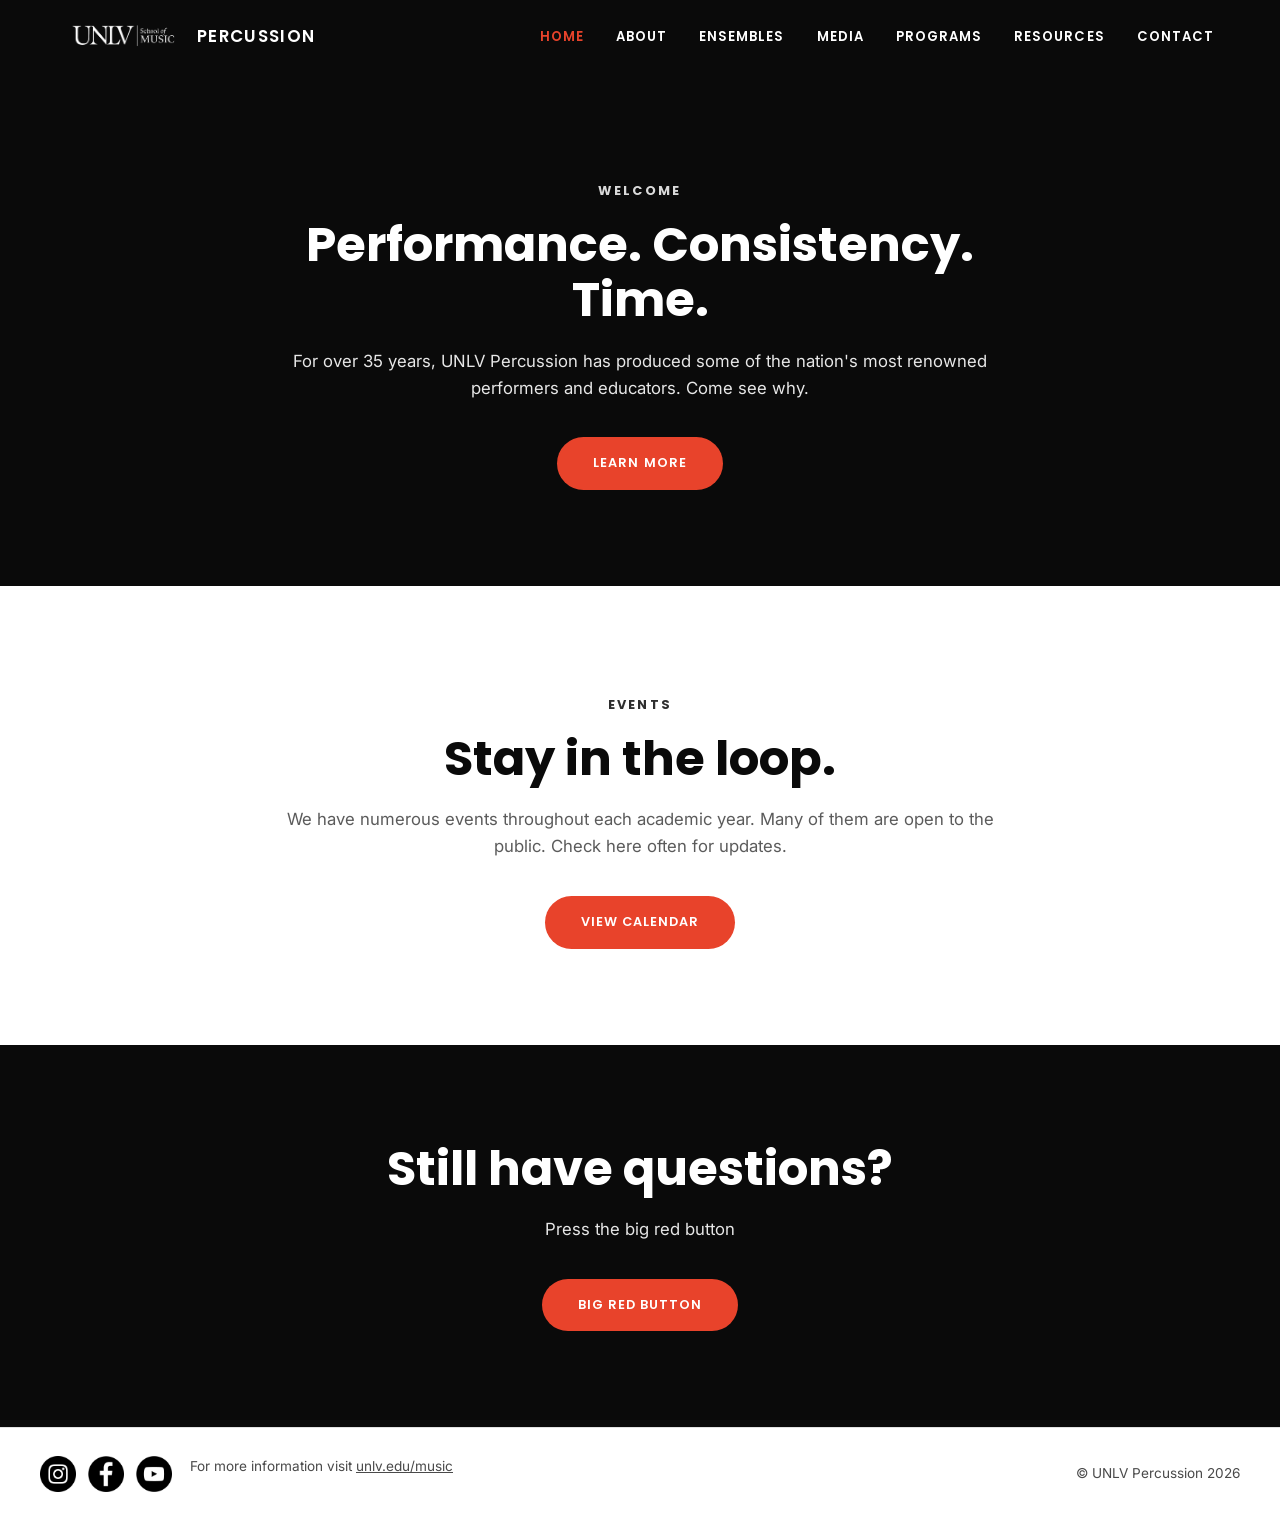
<file: index.html>
<!DOCTYPE html>
<html lang="en">
<head>
<meta charset="UTF-8">
<meta name="viewport" content="width=device-width, initial-scale=1.0">
<title>Percussion Program | UNLV Percussion | Las Vegas</title>
<link rel="stylesheet" href="styles.css?v=20261122">
</head>
<body>

<header class="site-header">
  <div class="header-inner">
    <a href="index.html" class="brand">
      <img src="images/logo-som-seal.png" alt="UNLV School of Music" class="brand-seal">
      <span class="brand-name">PERCUSSION</span>
    </a>
    <button class="nav-toggle" aria-label="Toggle menu" aria-expanded="false">&#9776;</button>
    <nav class="site-nav">
      <ul>
        <li><a href="index.html" class="current">HOME</a></li>
        <li><a href="about-1/">ABOUT</a></li>
        <li><a href="ensembles/">ENSEMBLES</a></li>
        <li><a href="media/">MEDIA</a></li>
        <li><a href="programs/">PROGRAMS</a></li>
        <li class="has-dropdown">
          <a href="services-2/">RESOURCES</a>
          <ul class="dropdown">
            <li><a href="undergrad-resources/">Undergraduate Resources</a></li>
            <li><a href="graduate-resources/">Graduate Resources</a></li>
          </ul>
        </li>
        <li><a href="contact/">CONTACT</a></li>
      </ul>
    </nav>
  </div>
</header>

<main>

  <section class="block block-dark">
    <div class="block-inner">
      <p class="eyebrow">WELCOME</p>
      <h1>Performance. Consistency. Time.</h1>
      <p class="subtext">For over 35 years, UNLV Percussion has produced some of the nation's most renowned performers and educators. Come see why.</p>
      <div class="btn-wrap">
        <a href="about-1/" class="btn">Learn More</a>
      </div>
    </div>
  </section>

  <section class="block block-light">
    <div class="block-inner">
      <p class="eyebrow">EVENTS</p>
      <h2>Stay in the loop.</h2>
      <p class="subtext">We have numerous events throughout each academic year. Many of them are open to the public. Check here often for updates.</p>
      <div class="btn-wrap">
        <a href="https://calendar.google.com/calendar/embed?src=c_94c877bdadbe84c66993e6d8542c8fbf36b878370a02713cd090d3c8a8361035%40group.calendar.google.com&ctz=America%2FLos_Angeles" class="btn">View Calendar</a>
      </div>
    </div>
  </section>

  <section class="block block-dark">
    <div class="block-inner">
      <h2>Still have questions?</h2>
      <p class="subtext">Press the big red button</p>
      <div class="btn-wrap">
        <a href="contact/" class="btn">Big Red Button</a>
      </div>
    </div>
  </section>

</main>

<footer class="site-footer">
  <div class="footer-inner">
    <div class="social-links">
      <a href="https://www.instagram.com/unlvpercussion" aria-label="Instagram"><img src="images/icon-instagram.png" alt="Instagram"></a>
      <a href="https://www.facebook.com/unlvpercussion" aria-label="Facebook"><img src="images/icon-facebook.png" alt="Facebook"></a>
      <a href="https://www.youtube.com/user/unlvpercussion" aria-label="YouTube"><img src="images/icon-youtube.png" alt="YouTube"></a>
      <span class="footer-note">For more information visit <a href="https://www.unlv.edu/music">unlv.edu/music</a></span>
    </div>
    <p class="copyright">&copy; UNLV Percussion 2026</p>
  </div>
</footer>

<script src="nav.js?v=20261122"></script>
</body>
</html>
</file>
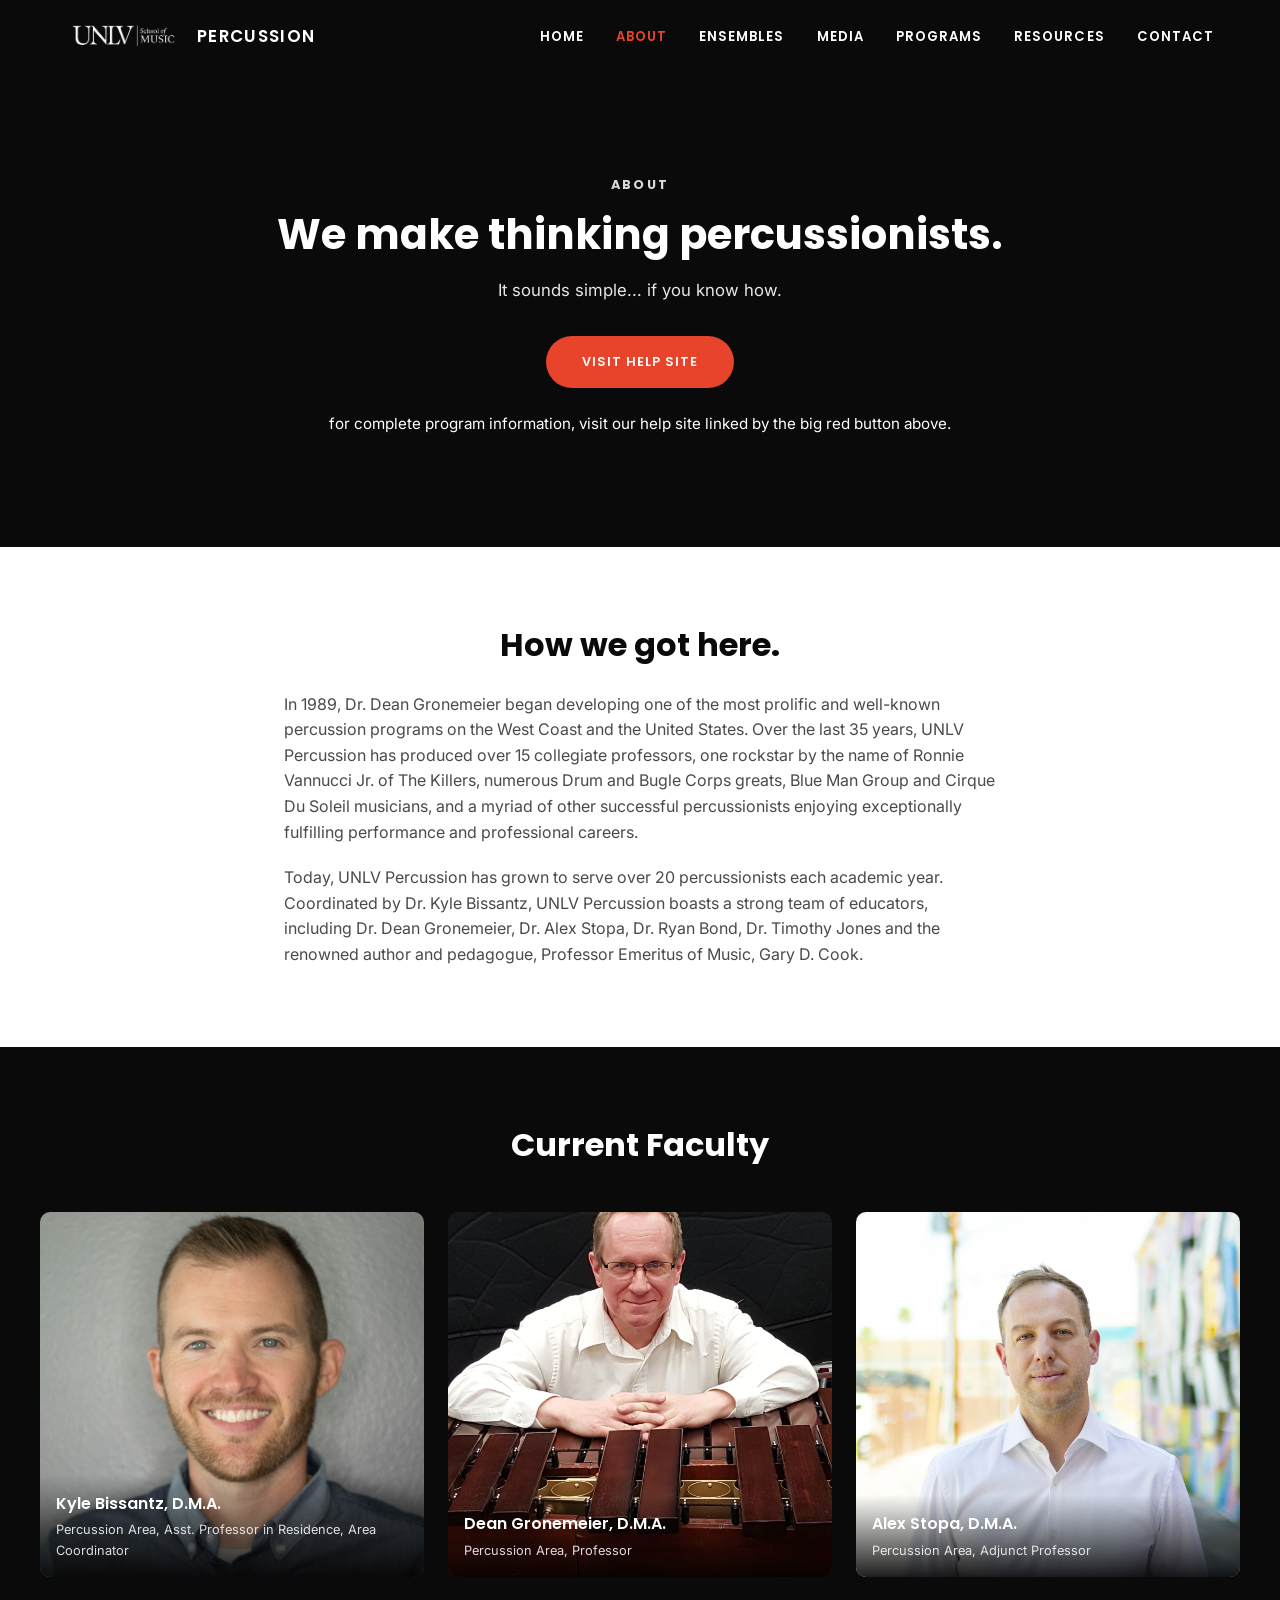
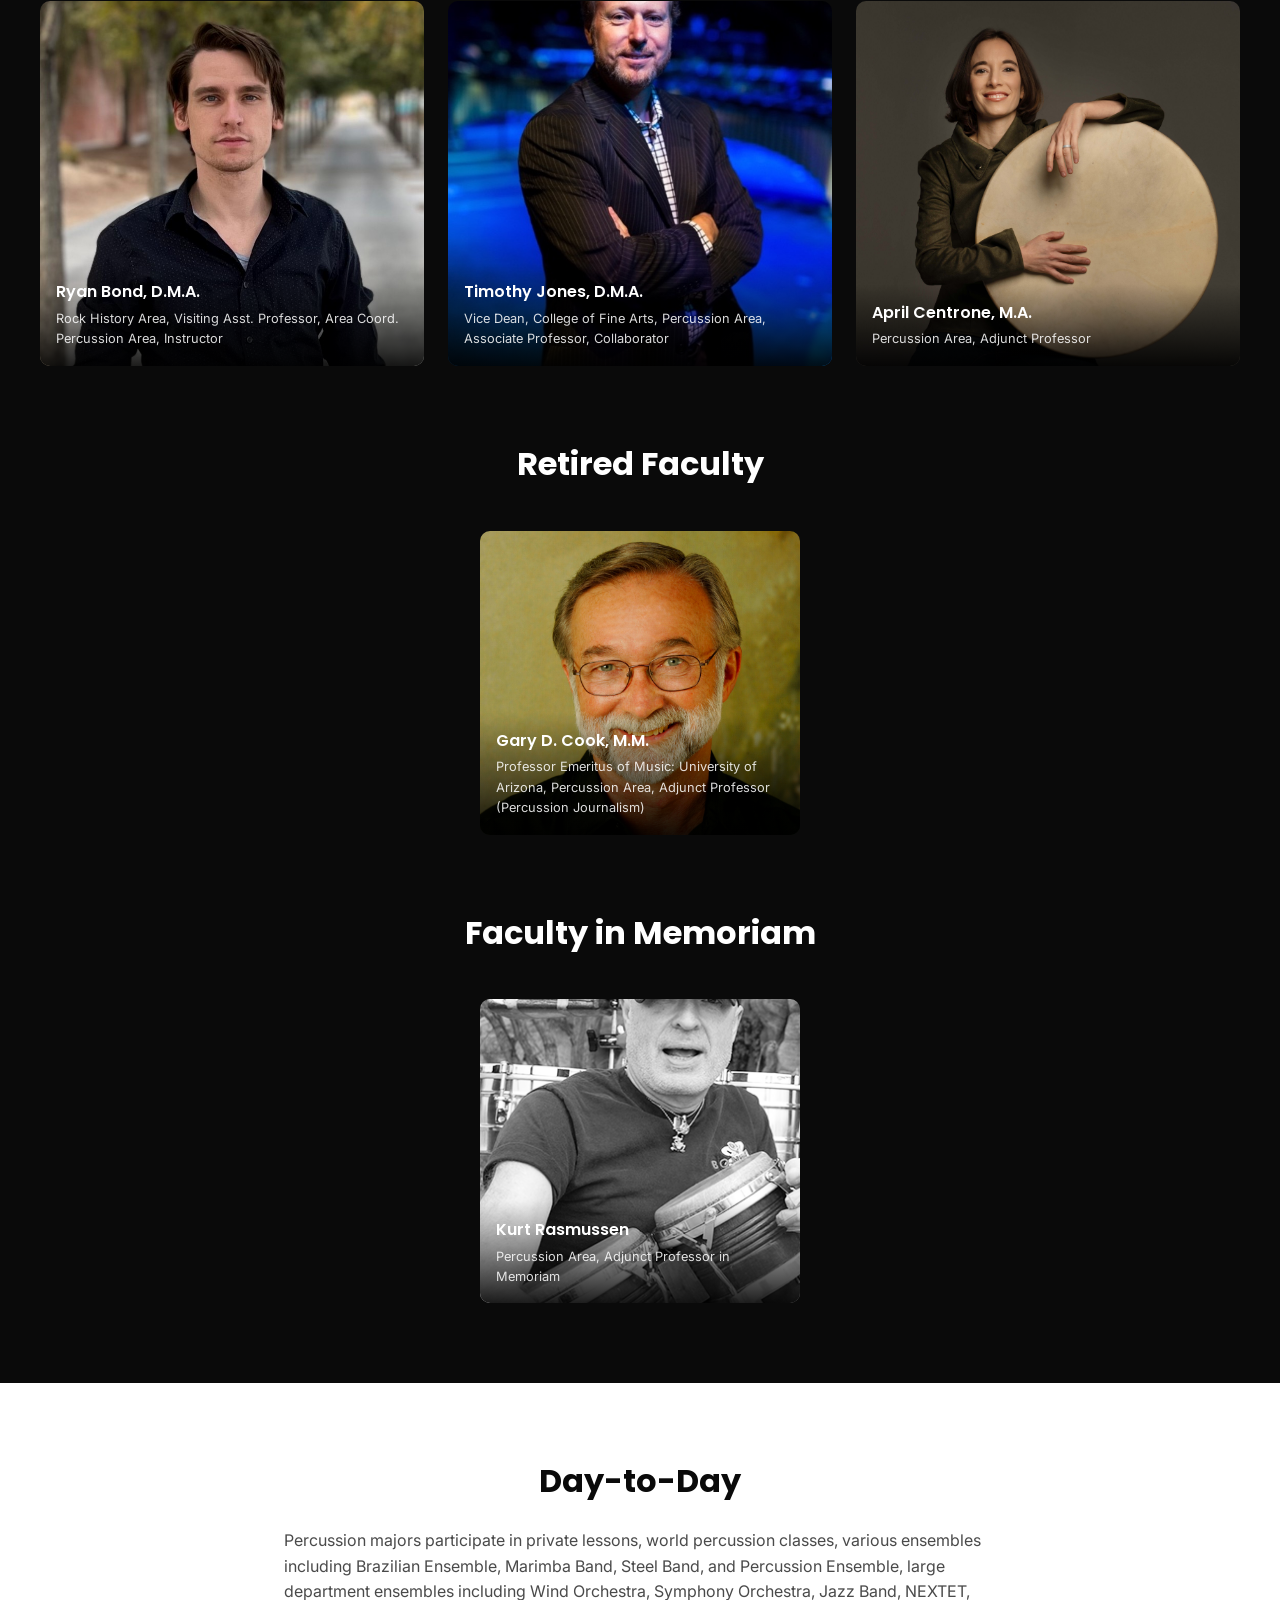
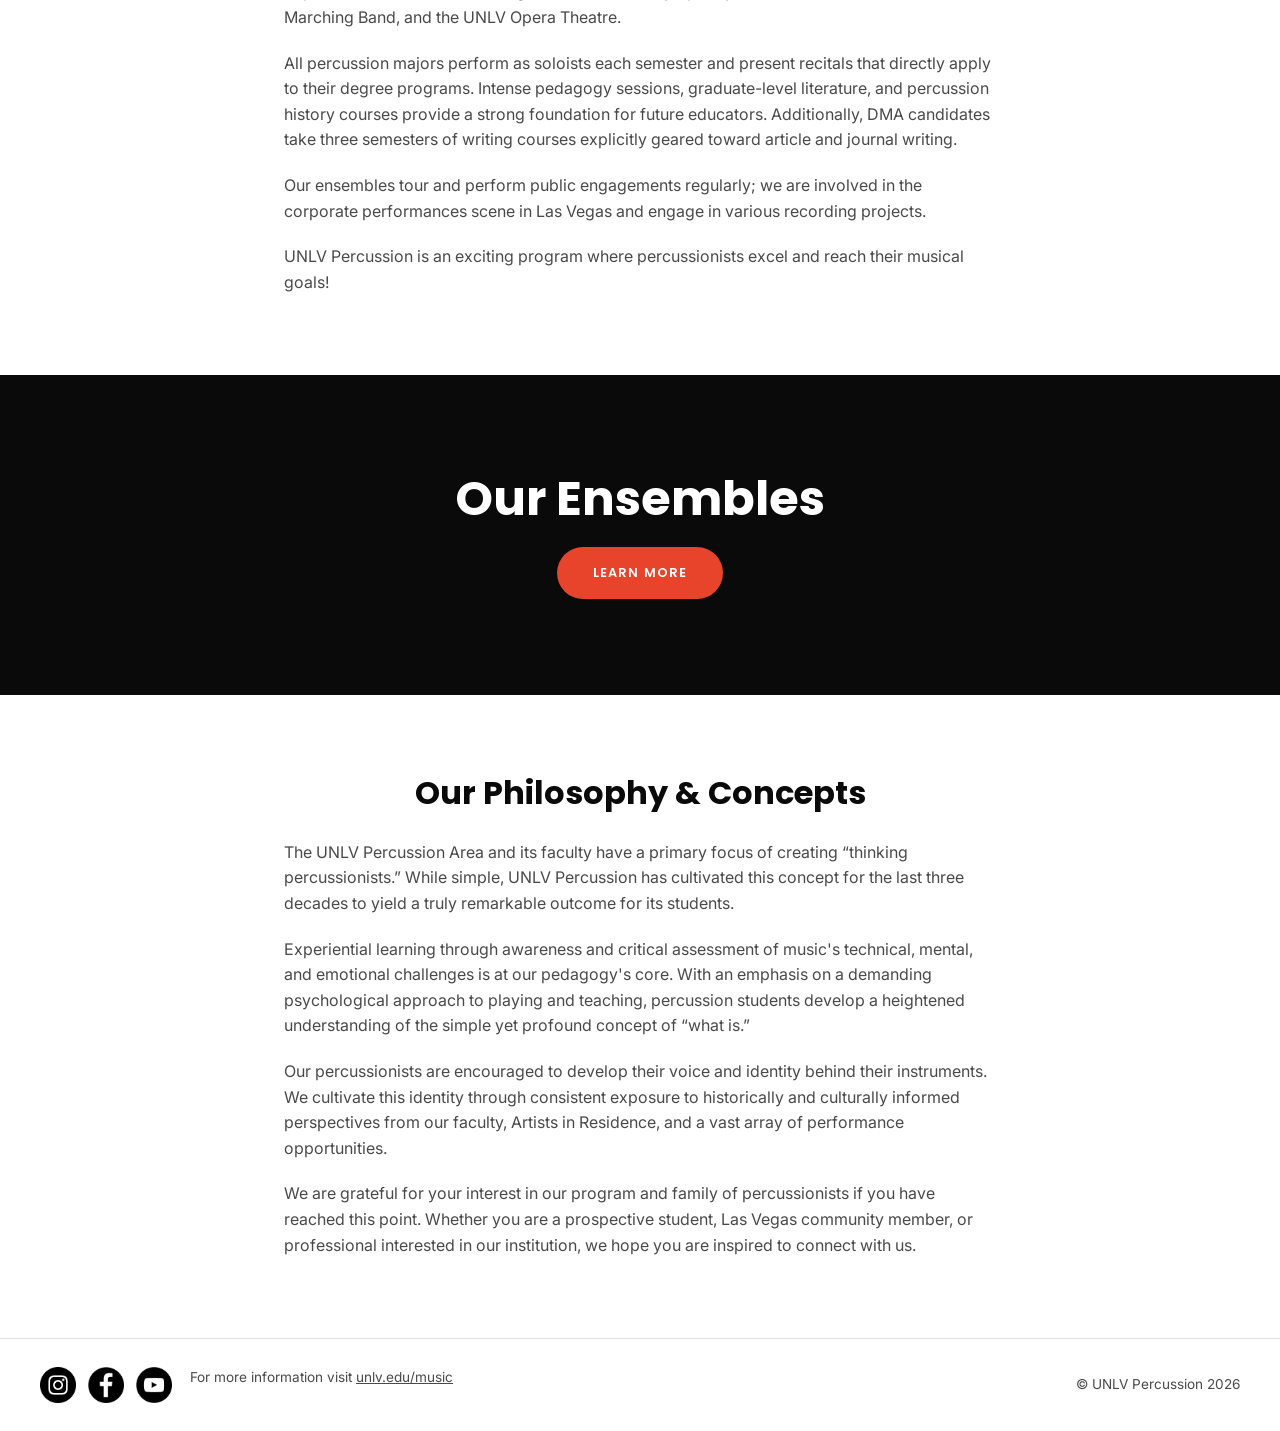
<file: about-1/index.html>
<!DOCTYPE html>
<html lang="en">
<head>
<meta charset="UTF-8">
<meta name="viewport" content="width=device-width, initial-scale=1.0">
<title>ABOUT | UNLV Percussion</title>
<link rel="stylesheet" href="../styles.css?v=20261122">
</head>
<body>

<header class="site-header">
  <div class="header-inner">
    <a href="../index.html" class="brand">
      <img src="../images/logo-som-seal.png" alt="UNLV School of Music" class="brand-seal">
      <span class="brand-name">PERCUSSION</span>
    </a>
    <button class="nav-toggle" aria-label="Toggle menu" aria-expanded="false">&#9776;</button>
    <nav class="site-nav">
      <ul>
        <li><a href="../index.html">HOME</a></li>
        <li><a href="../about-1/" class="current">ABOUT</a></li>
        <li><a href="../ensembles/">ENSEMBLES</a></li>
        <li><a href="../media/">MEDIA</a></li>
        <li><a href="../programs/">PROGRAMS</a></li>
        <li class="has-dropdown">
          <a href="../services-2/">RESOURCES</a>
          <ul class="dropdown">
            <li><a href="../undergrad-resources/">Undergraduate Resources</a></li>
            <li><a href="../graduate-resources/">Graduate Resources</a></li>
          </ul>
        </li>
        <li><a href="../contact/">CONTACT</a></li>
      </ul>
    </nav>
  </div>
</header>

<main>

  <section class="hero">
    <div class="hero-inner">
      <p class="eyebrow">ABOUT</p>
      <h1>We make thinking percussionists.</h1>
      <p class="subtext">It sounds simple... if you know how.</p>
      <div class="btn-wrap">
        <a href="https://unlvpercussion.info/" class="btn">Visit Help Site</a>
      </div>
      <p class="small-note">for complete program information, visit our help site linked by the big red button above.</p>
    </div>
  </section>

  <section class="copy-block">
    <h2>How we got here.</h2>
    <p>In 1989, Dr. Dean Gronemeier began developing one of the most prolific and well-known percussion programs on the West Coast and the United States. Over the last 35 years, UNLV Percussion has produced over 15 collegiate professors, one rockstar by the name of Ronnie Vannucci Jr. of The Killers, numerous Drum and Bugle Corps greats, Blue Man Group and Cirque Du Soleil musicians, and a myriad of other successful percussionists enjoying exceptionally fulfilling performance and professional careers.</p>
    <p>Today, UNLV Percussion has grown to serve over 20 percussionists each academic year. Coordinated by Dr. Kyle Bissantz, UNLV Percussion boasts a strong team of educators, including Dr. Dean Gronemeier, Dr. Alex Stopa, Dr. Ryan Bond, Dr. Timothy Jones and the renowned author and pedagogue, Professor Emeritus of Music, Gary D. Cook.</p>
  </section>

  <section class="faculty-section">
    <h2>Current Faculty</h2>
    <div class="faculty-grid">
      <div class="faculty-card">
        <img src="../images/faculty-kyle-bissantz.jpg" alt="Kyle Bissantz">
        <div class="faculty-caption">
          <span class="name">Kyle Bissantz, D.M.A.</span>
          <span class="role">Percussion Area, Asst. Professor in Residence, Area Coordinator</span>
        </div>
      </div>
      <div class="faculty-card">
        <img src="../images/faculty-dean-gronemeier.jpg" alt="Dean Gronemeier">
        <div class="faculty-caption">
          <span class="name">Dean Gronemeier, D.M.A.</span>
          <span class="role">Percussion Area, Professor</span>
        </div>
      </div>
      <div class="faculty-card">
        <img src="../images/faculty-alex-stopa.webp" alt="Alex Stopa">
        <div class="faculty-caption">
          <span class="name">Alex Stopa, D.M.A.</span>
          <span class="role">Percussion Area, Adjunct Professor</span>
        </div>
      </div>
      <div class="faculty-card">
        <img src="../images/faculty-ryan-bond.jpg" alt="Ryan Bond">
        <div class="faculty-caption">
          <span class="name">Ryan Bond, D.M.A.</span>
          <span class="role">Rock History Area, Visiting Asst. Professor, Area Coord. Percussion Area, Instructor</span>
        </div>
      </div>
      <div class="faculty-card">
        <img src="../images/faculty-timothy-jones.jpg" alt="Timothy Jones">
        <div class="faculty-caption">
          <span class="name">Timothy Jones, D.M.A.</span>
          <span class="role">Vice Dean, College of Fine Arts, Percussion Area, Associate Professor, Collaborator</span>
        </div>
      </div>
      <div class="faculty-card">
        <img src="../images/faculty-april-centrone.jpg" alt="April Centrone">
        <div class="faculty-caption">
          <span class="name">April Centrone, M.A.</span>
          <span class="role">Percussion Area, Adjunct Professor</span>
        </div>
      </div>
    </div>
  </section>

  <section class="faculty-section">
    <h2>Retired Faculty</h2>
    <div class="faculty-grid single">
      <div class="faculty-card">
        <img src="../images/faculty-gary-cook.jpg" alt="Gary D. Cook">
        <div class="faculty-caption">
          <span class="name">Gary D. Cook, M.M.</span>
          <span class="role">Professor Emeritus of Music: University of Arizona, Percussion Area, Adjunct Professor (Percussion Journalism)</span>
        </div>
      </div>
    </div>
  </section>

  <section class="faculty-section">
    <h2>Faculty in Memoriam</h2>
    <div class="faculty-grid single">
      <div class="faculty-card">
        <img src="../images/faculty-kurt-rasmussen.jpeg" alt="Kurt Rasmussen">
        <div class="faculty-caption">
          <span class="name">Kurt Rasmussen</span>
          <span class="role">Percussion Area, Adjunct Professor in Memoriam</span>
        </div>
      </div>
    </div>
  </section>

  <section class="copy-block">
    <h2>Day-to-Day</h2>
    <p>Percussion majors participate in private lessons, world percussion classes, various ensembles including Brazilian Ensemble, Marimba Band, Steel Band, and Percussion Ensemble, large department ensembles including Wind Orchestra, Symphony Orchestra, Jazz Band, NEXTET, Marching Band, and the UNLV Opera Theatre.</p>
    <p>All percussion majors perform as soloists each semester and present recitals that directly apply to their degree programs. Intense pedagogy sessions, graduate-level literature, and percussion history courses provide a strong foundation for future educators. Additionally, DMA candidates take three semesters of writing courses explicitly geared toward article and journal writing.</p>
    <p>Our ensembles tour and perform public engagements regularly; we are involved in the corporate performances scene in Las Vegas and engage in various recording projects.</p>
    <p>UNLV Percussion is an exciting program where percussionists excel and reach their musical goals!</p>
  </section>

  <section class="block block-dark">
    <div class="block-inner">
      <h2>Our Ensembles</h2>
      <div class="btn-wrap">
        <a href="../ensembles/" class="btn">Learn More</a>
      </div>
    </div>
  </section>

  <section class="copy-block">
    <h2>Our Philosophy &amp; Concepts</h2>
    <p>The UNLV Percussion Area and its faculty have a primary focus of creating &ldquo;thinking percussionists.&rdquo; While simple, UNLV Percussion has cultivated this concept for the last three decades to yield a truly remarkable outcome for its students.</p>
    <p>Experiential learning through awareness and critical assessment of music's technical, mental, and emotional challenges is at our pedagogy's core. With an emphasis on a demanding psychological approach to playing and teaching, percussion students develop a heightened understanding of the simple yet profound concept of &ldquo;what is.&rdquo;</p>
    <p>Our percussionists are encouraged to develop their voice and identity behind their instruments. We cultivate this identity through consistent exposure to historically and culturally informed perspectives from our faculty, Artists in Residence, and a vast array of performance opportunities.</p>
    <p>We are grateful for your interest in our program and family of percussionists if you have reached this point. Whether you are a prospective student, Las Vegas community member, or professional interested in our institution, we hope you are inspired to connect with us.</p>
  </section>

</main>

<footer class="site-footer">
  <div class="footer-inner">
    <div class="social-links">
      <a href="https://www.instagram.com/unlvpercussion" aria-label="Instagram"><img src="../images/icon-instagram.png" alt="Instagram"></a>
      <a href="https://www.facebook.com/unlvpercussion" aria-label="Facebook"><img src="../images/icon-facebook.png" alt="Facebook"></a>
      <a href="https://www.youtube.com/user/unlvpercussion" aria-label="YouTube"><img src="../images/icon-youtube.png" alt="YouTube"></a>
      <span class="footer-note">For more information visit <a href="https://www.unlv.edu/music">unlv.edu/music</a></span>
    </div>
    <p class="copyright">&copy; UNLV Percussion 2026</p>
  </div>
</footer>

<script src="../nav.js?v=20261122"></script>
</body>
</html>
</file>
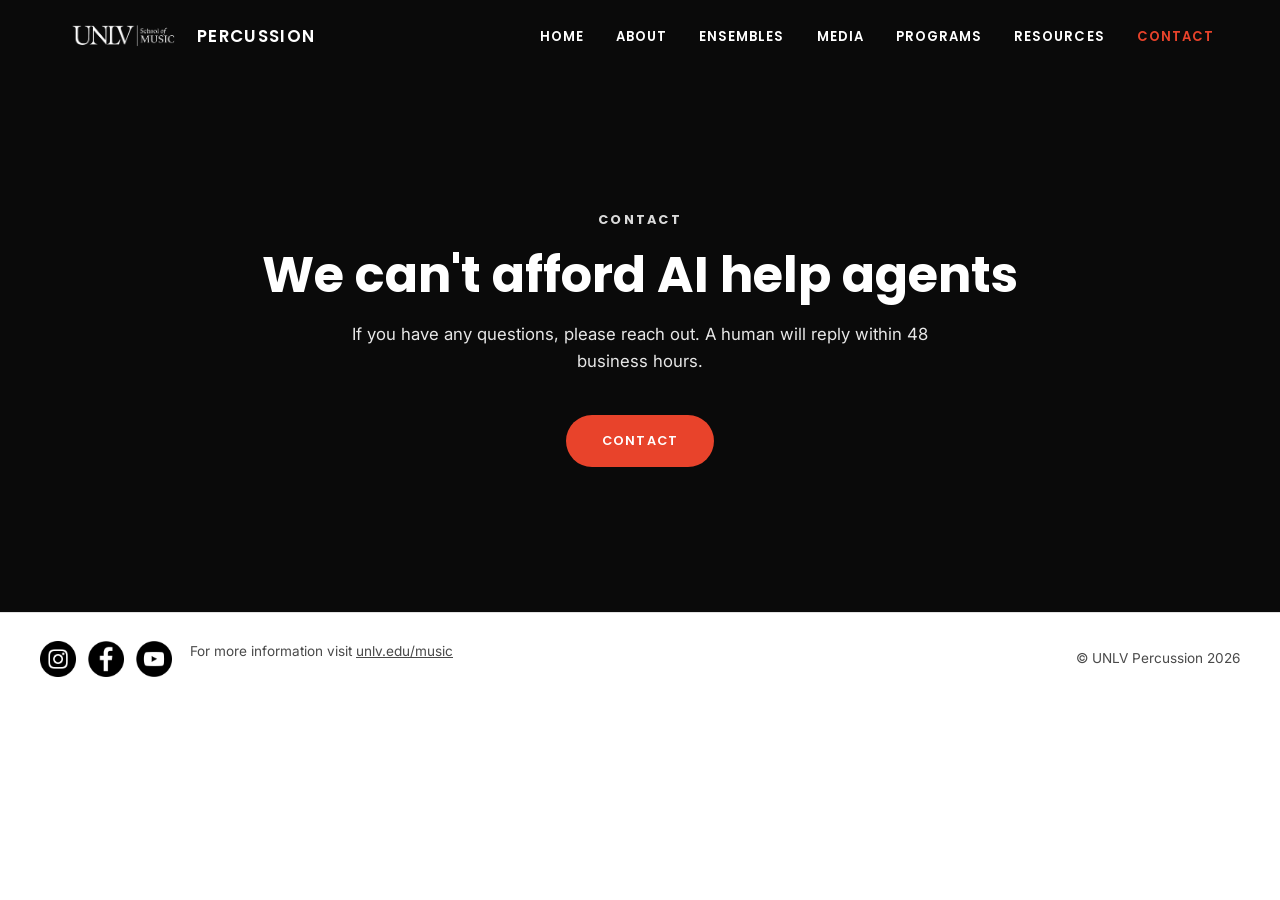
<file: contact/index.html>
<!DOCTYPE html>
<html lang="en">
<head>
<meta charset="UTF-8">
<meta name="viewport" content="width=device-width, initial-scale=1.0">
<title>CONTACT | UNLV Percussion</title>
<link rel="stylesheet" href="../styles.css?v=20261122">
</head>
<body>

<header class="site-header">
  <div class="header-inner">
    <a href="../index.html" class="brand">
      <img src="../images/logo-som-seal.png" alt="UNLV School of Music" class="brand-seal">
      <span class="brand-name">PERCUSSION</span>
    </a>
    <button class="nav-toggle" aria-label="Toggle menu" aria-expanded="false">&#9776;</button>
    <nav class="site-nav">
      <ul>
        <li><a href="../index.html">HOME</a></li>
        <li><a href="../about-1/">ABOUT</a></li>
        <li><a href="../ensembles/">ENSEMBLES</a></li>
        <li><a href="../media/">MEDIA</a></li>
        <li><a href="../programs/">PROGRAMS</a></li>
        <li class="has-dropdown">
          <a href="../services-2/">RESOURCES</a>
          <ul class="dropdown">
            <li><a href="../undergrad-resources/">Undergraduate Resources</a></li>
            <li><a href="../graduate-resources/">Graduate Resources</a></li>
          </ul>
        </li>
        <li><a href="../contact/" class="current">CONTACT</a></li>
      </ul>
    </nav>
  </div>
</header>

<main>

  <section class="hero contact-hero" style="min-height: 60vh; display:flex; align-items:center;">
    <div class="hero-inner">
      <p class="eyebrow">CONTACT</p>
      <h2>We can't afford AI help agents</h2>
      <p class="subtext">If you have any questions, please reach out. A human will reply within 48 business hours.</p>
      <div class="btn-wrap">
        <a href="mailto:info@unlvpercussion.com?subject=Question!" class="btn">Contact</a>
      </div>
    </div>
  </section>

</main>

<footer class="site-footer">
  <div class="footer-inner">
    <div class="social-links">
      <a href="https://www.instagram.com/unlvpercussion" aria-label="Instagram"><img src="../images/icon-instagram.png" alt="Instagram"></a>
      <a href="https://www.facebook.com/unlvpercussion" aria-label="Facebook"><img src="../images/icon-facebook.png" alt="Facebook"></a>
      <a href="https://www.youtube.com/user/unlvpercussion" aria-label="YouTube"><img src="../images/icon-youtube.png" alt="YouTube"></a>
      <span class="footer-note">For more information visit <a href="https://www.unlv.edu/music">unlv.edu/music</a></span>
    </div>
    <p class="copyright">&copy; UNLV Percussion 2026</p>
  </div>
</footer>

<script src="../nav.js?v=20261122"></script>
</body>
</html>
</file>
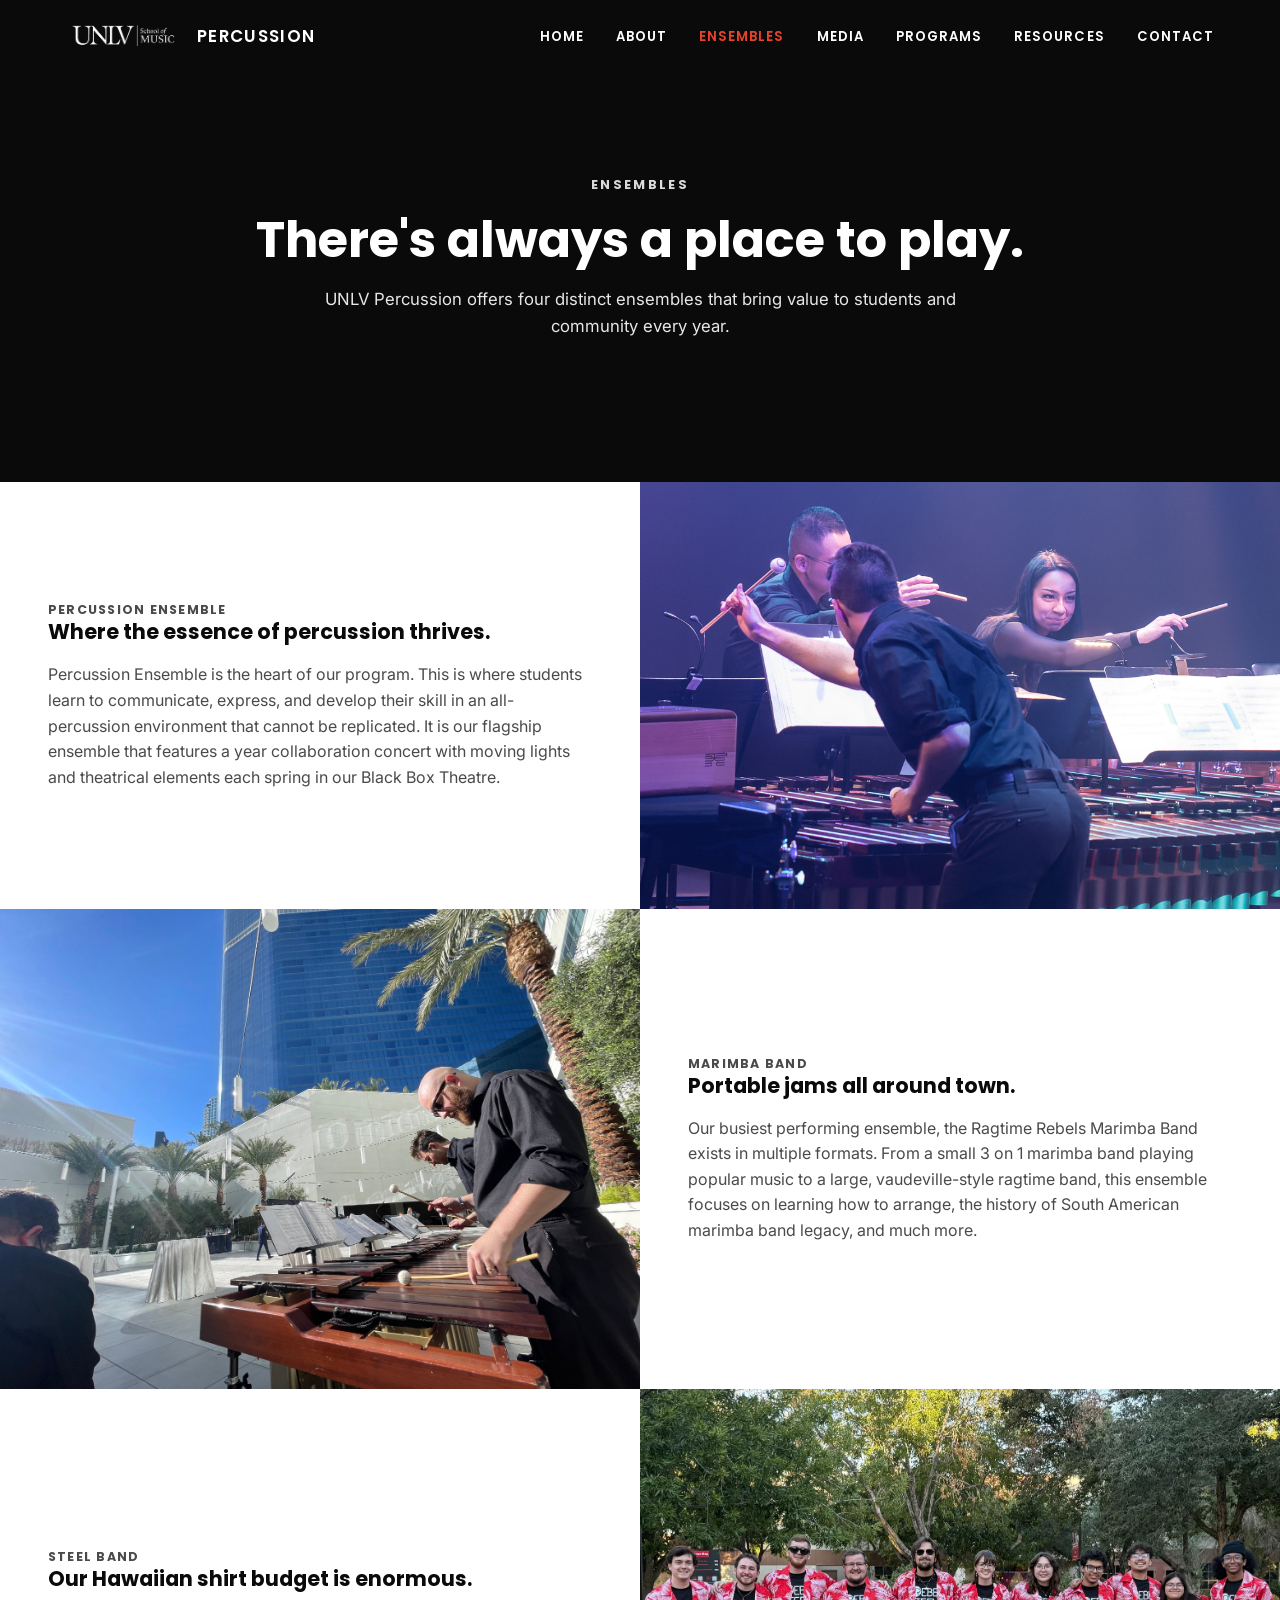
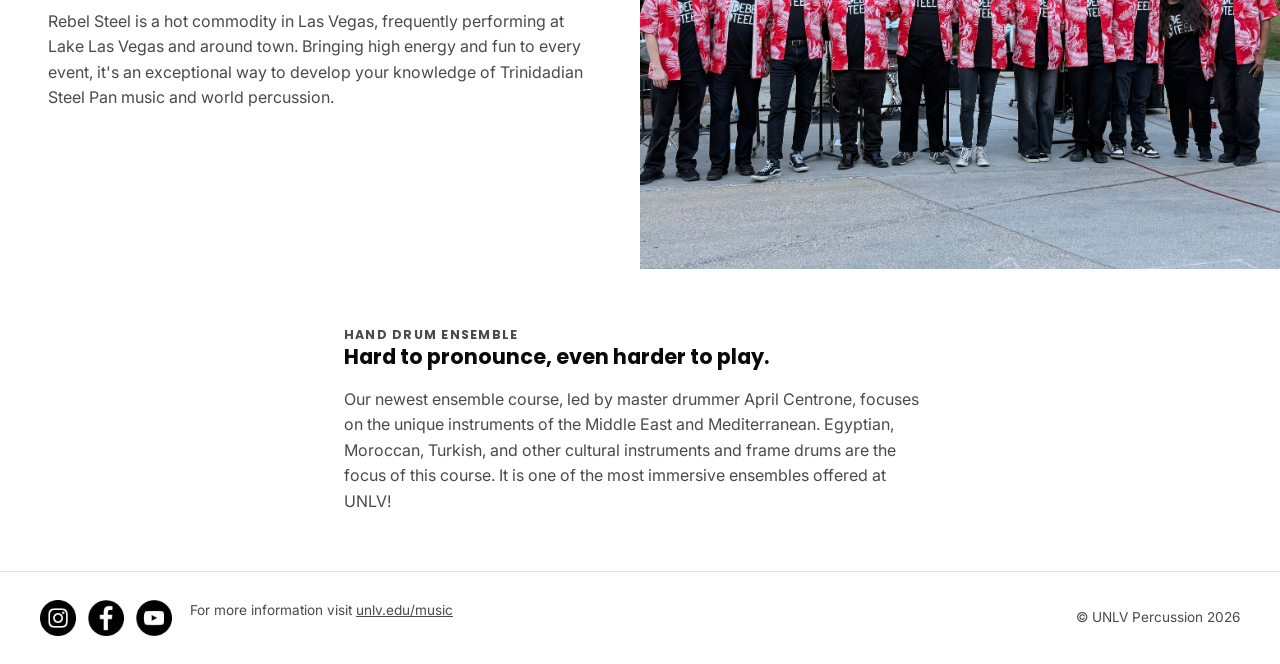
<file: ensembles/index.html>
<!DOCTYPE html>
<html lang="en">
<head>
<meta charset="UTF-8">
<meta name="viewport" content="width=device-width, initial-scale=1.0">
<title>ENSEMBLES | UNLV Percussion</title>
<link rel="stylesheet" href="../styles.css?v=20261122">
</head>
<body>

<header class="site-header">
  <div class="header-inner">
    <a href="../index.html" class="brand">
      <img src="../images/logo-som-seal.png" alt="UNLV School of Music" class="brand-seal">
      <span class="brand-name">PERCUSSION</span>
    </a>
    <button class="nav-toggle" aria-label="Toggle menu" aria-expanded="false">&#9776;</button>
    <nav class="site-nav">
      <ul>
        <li><a href="../index.html">HOME</a></li>
        <li><a href="../about-1/">ABOUT</a></li>
        <li><a href="../ensembles/" class="current">ENSEMBLES</a></li>
        <li><a href="../media/">MEDIA</a></li>
        <li><a href="../programs/">PROGRAMS</a></li>
        <li class="has-dropdown">
          <a href="../services-2/">RESOURCES</a>
          <ul class="dropdown">
            <li><a href="../undergrad-resources/">Undergraduate Resources</a></li>
            <li><a href="../graduate-resources/">Graduate Resources</a></li>
          </ul>
        </li>
        <li><a href="../contact/">CONTACT</a></li>
      </ul>
    </nav>
  </div>
</header>

<main>

  <section class="hero">
    <div class="hero-inner">
      <p class="eyebrow">ENSEMBLES</p>
      <h2>There's always a place to play.</h2>
      <p class="subtext">UNLV Percussion offers four distinct ensembles that bring value to students and community every year.</p>
    </div>
  </section>

  <div class="ensemble-row">
    <div class="ensemble-media">
      <img src="../images/ensemble-percussion-ensemble.jpg" alt="Percussion Ensemble performing on stage">
    </div>
    <div class="ensemble-copy">
      <p class="ensemble-kicker">Percussion Ensemble</p>
      <h3>Where the essence of percussion thrives.</h3>
      <p>Percussion Ensemble is the heart of our program. This is where students learn to communicate, express, and develop their skill in an all-percussion environment that cannot be replicated. It is our flagship ensemble that features a year collaboration concert with moving lights and theatrical elements each spring in our Black Box Theatre.</p>
    </div>
  </div>

  <div class="ensemble-row">
    <div class="ensemble-media">
      <img src="../images/ensemble-marimba-band.jpg" alt="Marimba Band performing outdoors">
    </div>
    <div class="ensemble-copy">
      <p class="ensemble-kicker">Marimba Band</p>
      <h3>Portable jams all around town.</h3>
      <p>Our busiest performing ensemble, the Ragtime Rebels Marimba Band exists in multiple formats. From a small 3 on 1 marimba band playing popular music to a large, vaudeville-style ragtime band, this ensemble focuses on learning how to arrange, the history of South American marimba band legacy, and much more.</p>
    </div>
  </div>

  <div class="ensemble-row">
    <div class="ensemble-media">
      <img src="../images/ensemble-steel-band.jpg" alt="Steel Band group photo">
    </div>
    <div class="ensemble-copy">
      <p class="ensemble-kicker">Steel Band</p>
      <h3>Our Hawaiian shirt budget is enormous.</h3>
      <p>Rebel Steel is a hot commodity in Las Vegas, frequently performing at Lake Las Vegas and around town. Bringing high energy and fun to every event, it's an exceptional way to develop your knowledge of Trinidadian Steel Pan music and world percussion.</p>
    </div>
  </div>

  <div class="ensemble-row">
    <div class="ensemble-copy full-width">
      <p class="ensemble-kicker">Hand Drum Ensemble</p>
      <h3>Hard to pronounce, even harder to play.</h3>
      <p>Our newest ensemble course, led by master drummer April Centrone, focuses on the unique instruments of the Middle East and Mediterranean. Egyptian, Moroccan, Turkish, and other cultural instruments and frame drums are the focus of this course. It is one of the most immersive ensembles offered at UNLV!</p>
    </div>
  </div>

</main>

<footer class="site-footer">
  <div class="footer-inner">
    <div class="social-links">
      <a href="https://www.instagram.com/unlvpercussion" aria-label="Instagram"><img src="../images/icon-instagram.png" alt="Instagram"></a>
      <a href="https://www.facebook.com/unlvpercussion" aria-label="Facebook"><img src="../images/icon-facebook.png" alt="Facebook"></a>
      <a href="https://www.youtube.com/user/unlvpercussion" aria-label="YouTube"><img src="../images/icon-youtube.png" alt="YouTube"></a>
      <span class="footer-note">For more information visit <a href="https://www.unlv.edu/music">unlv.edu/music</a></span>
    </div>
    <p class="copyright">&copy; UNLV Percussion 2026</p>
  </div>
</footer>

<script src="../nav.js?v=20261122"></script>
</body>
</html>
</file>
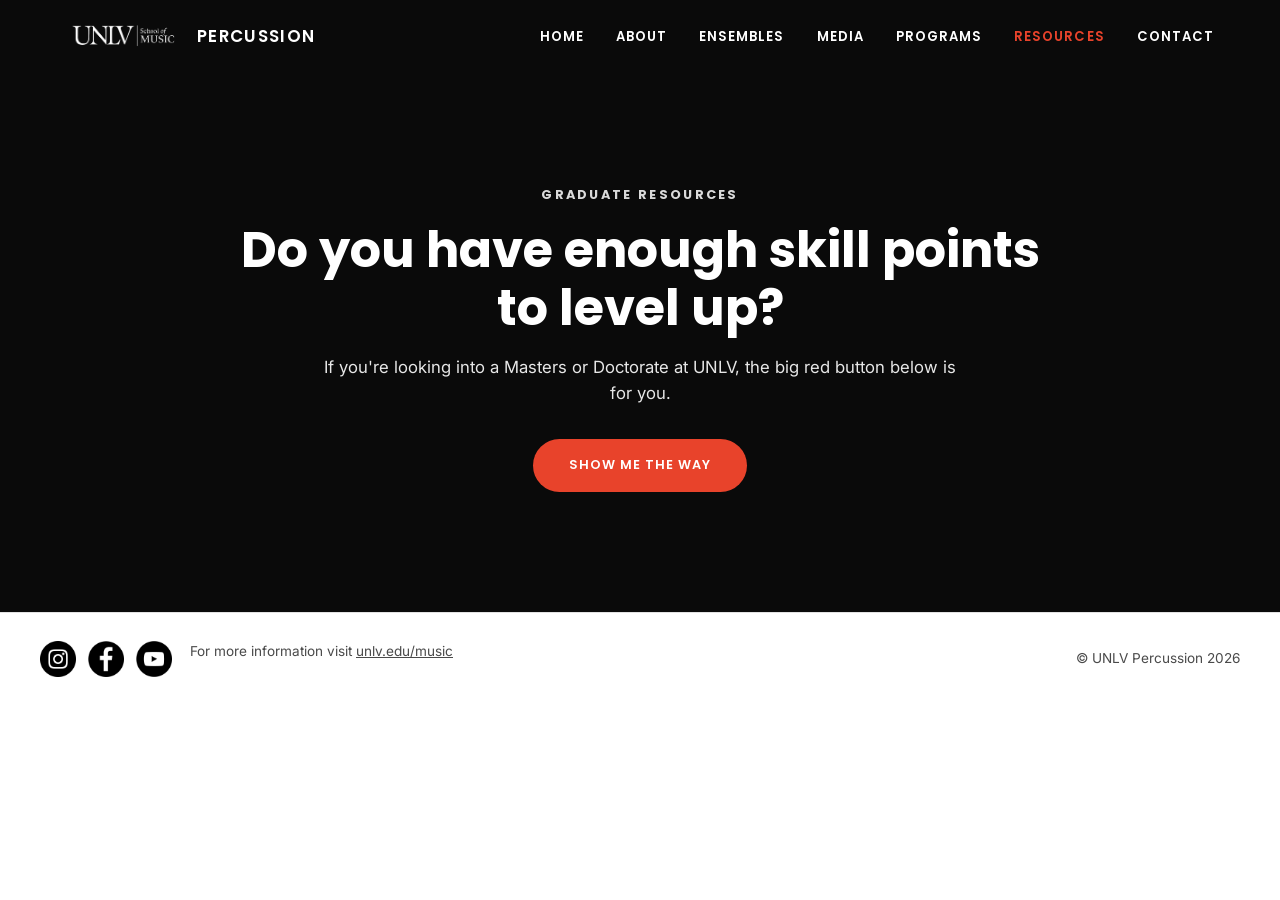
<file: graduate-resources/index.html>
<!DOCTYPE html>
<html lang="en">
<head>
<meta charset="UTF-8">
<meta name="viewport" content="width=device-width, initial-scale=1.0">
<title>Graduate Resources | UNLV Percussion</title>
<link rel="stylesheet" href="../styles.css?v=20261122">
</head>
<body>

<header class="site-header">
  <div class="header-inner">
    <a href="../index.html" class="brand">
      <img src="../images/logo-som-seal.png" alt="UNLV School of Music" class="brand-seal">
      <span class="brand-name">PERCUSSION</span>
    </a>
    <button class="nav-toggle" aria-label="Toggle menu" aria-expanded="false">&#9776;</button>
    <nav class="site-nav">
      <ul>
        <li><a href="../index.html">HOME</a></li>
        <li><a href="../about-1/">ABOUT</a></li>
        <li><a href="../ensembles/">ENSEMBLES</a></li>
        <li><a href="../media/">MEDIA</a></li>
        <li><a href="../programs/">PROGRAMS</a></li>
        <li class="has-dropdown">
          <a href="../services-2/" class="current">RESOURCES</a>
          <ul class="dropdown">
            <li><a href="../undergrad-resources/">Undergraduate Resources</a></li>
            <li><a href="../graduate-resources/">Graduate Resources</a></li>
          </ul>
        </li>
        <li><a href="../contact/">CONTACT</a></li>
      </ul>
    </nav>
  </div>
</header>

<main>

  <section class="hero" style="min-height: 60vh; display:flex; align-items:center;">
    <div class="hero-inner">
      <p class="eyebrow">GRADUATE RESOURCES</p>
      <h2>Do you have enough skill points to level up?</h2>
      <p class="subtext">If you're looking into a Masters or Doctorate at UNLV, the big red button below is for you.</p>
      <div class="btn-wrap">
        <a href="https://unlvpercussion.info/2+Prospective+Students/2.4+Grad+Applicants/2.4.0+Help+for+Prospective+Grad+Students" class="btn">Show Me The Way</a>
      </div>
    </div>
  </section>

</main>

<footer class="site-footer">
  <div class="footer-inner">
    <div class="social-links">
      <a href="https://www.instagram.com/unlvpercussion" aria-label="Instagram"><img src="../images/icon-instagram.png" alt="Instagram"></a>
      <a href="https://www.facebook.com/unlvpercussion" aria-label="Facebook"><img src="../images/icon-facebook.png" alt="Facebook"></a>
      <a href="https://www.youtube.com/user/unlvpercussion" aria-label="YouTube"><img src="../images/icon-youtube.png" alt="YouTube"></a>
      <span class="footer-note">For more information visit <a href="https://www.unlv.edu/music">unlv.edu/music</a></span>
    </div>
    <p class="copyright">&copy; UNLV Percussion 2026</p>
  </div>
</footer>

<script src="../nav.js?v=20261122"></script>
</body>
</html>
</file>
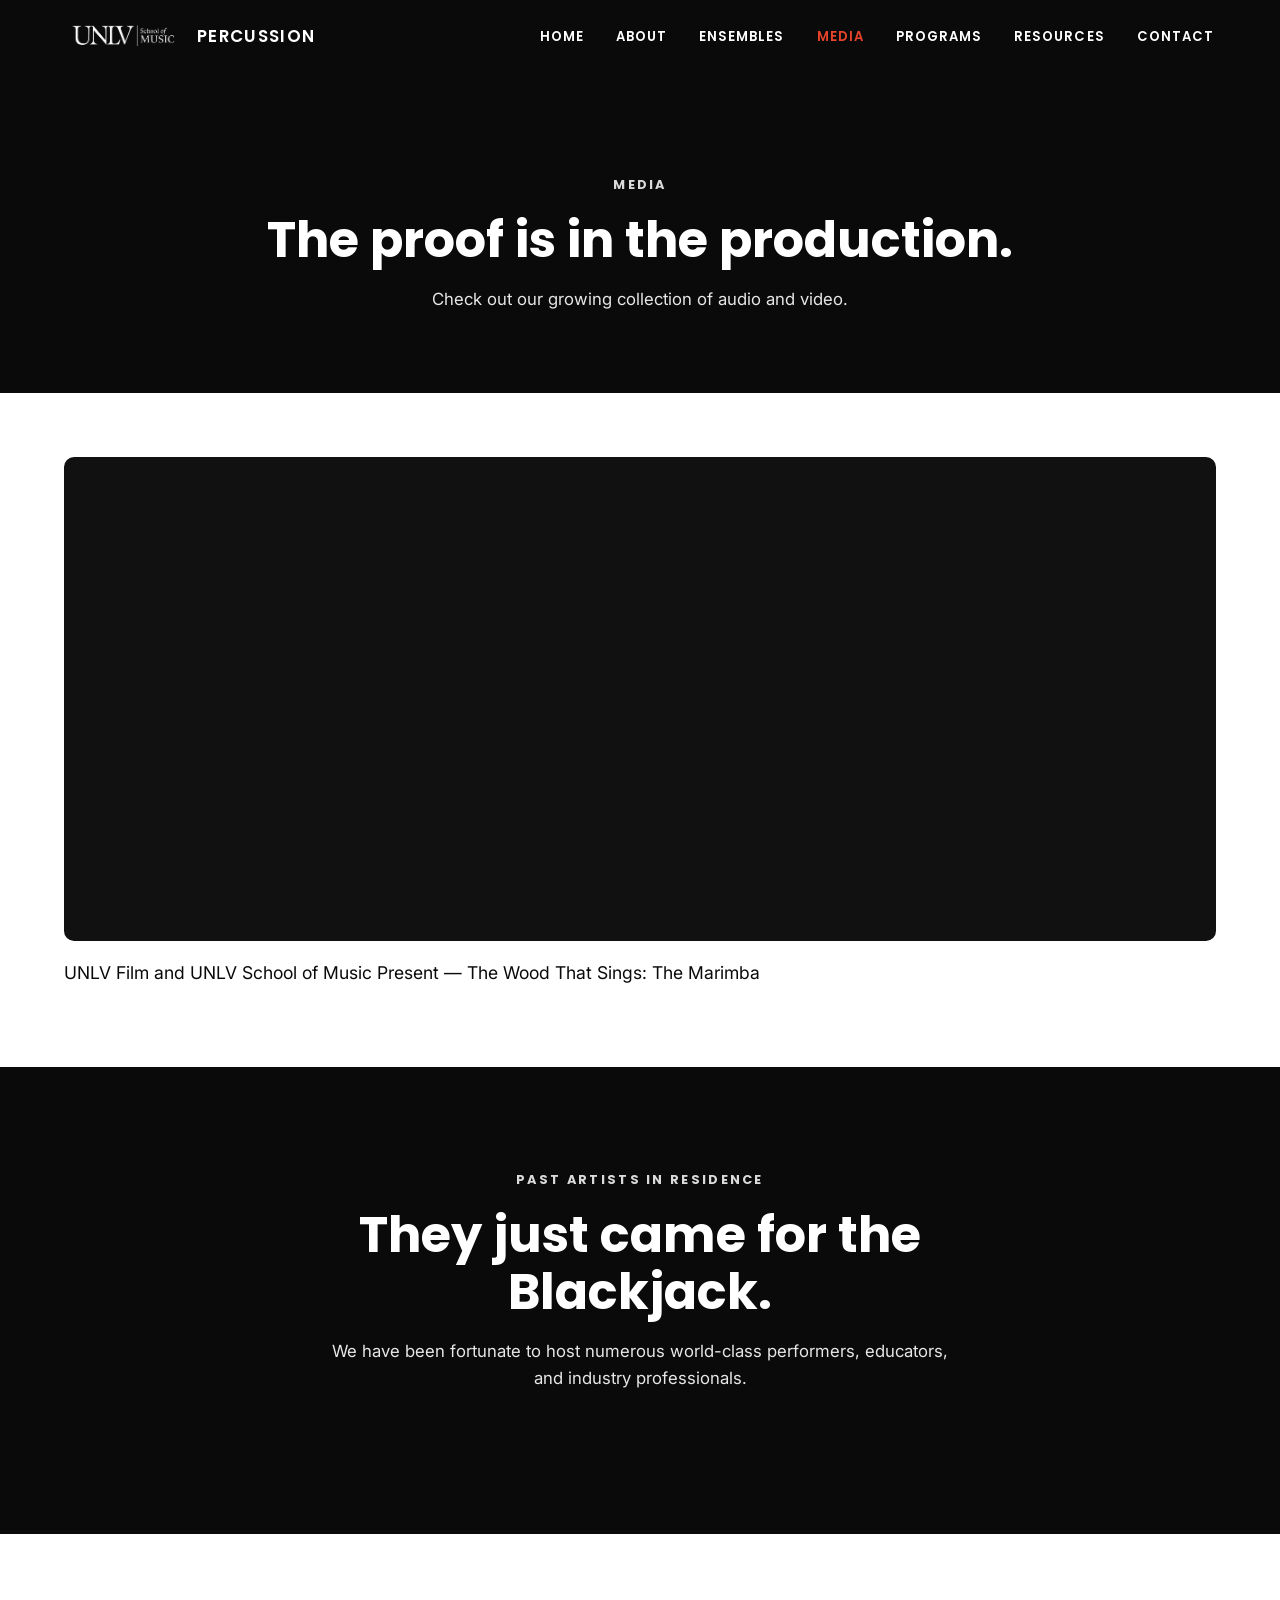
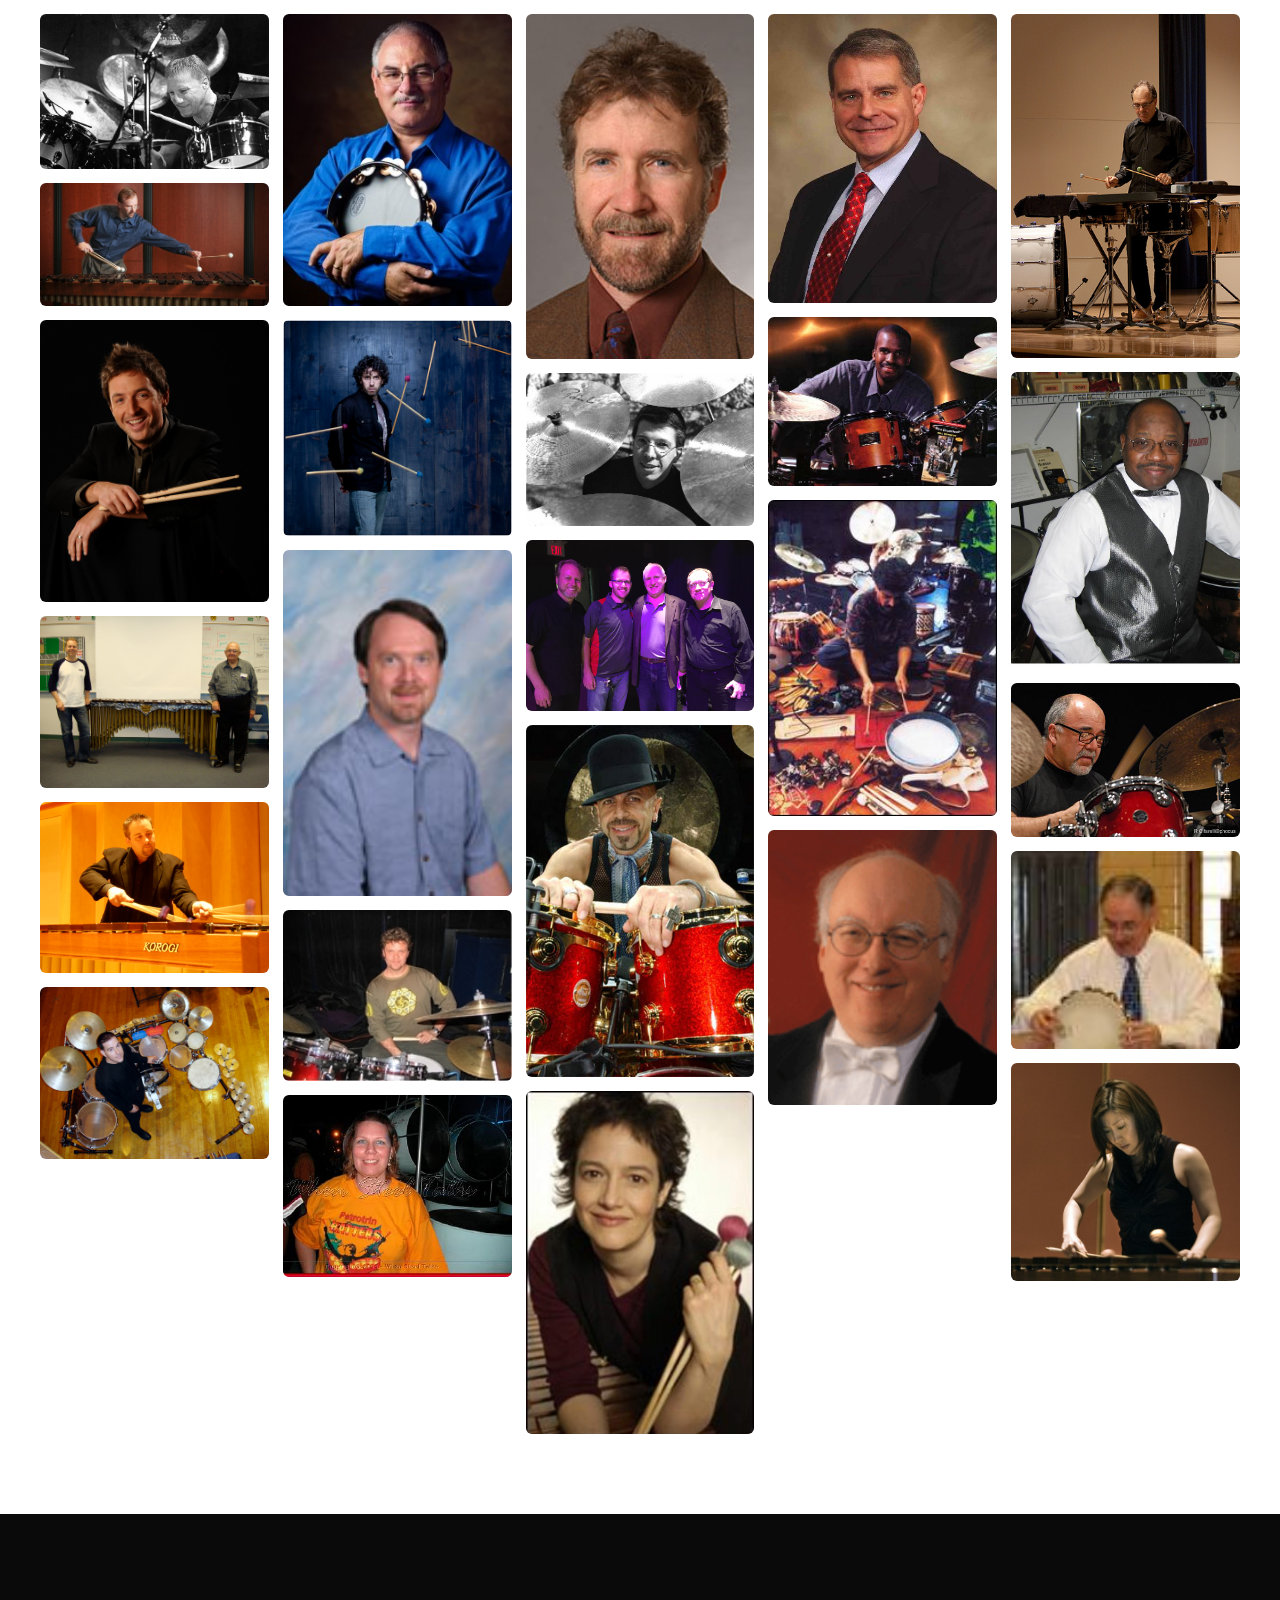
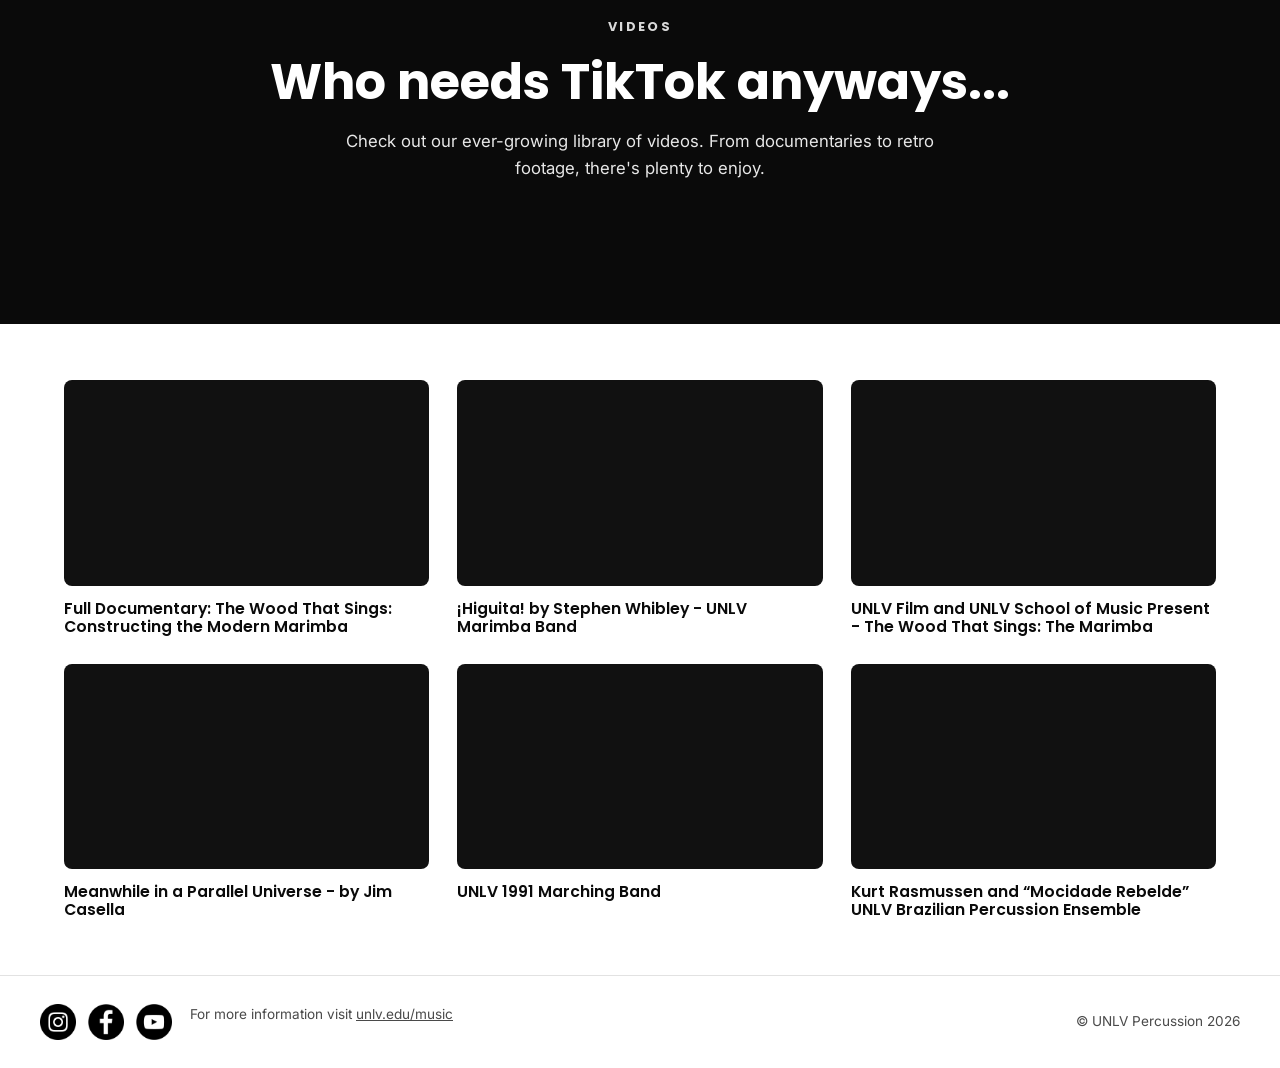
<file: media/index.html>
<!DOCTYPE html>
<html lang="en">
<head>
<meta charset="UTF-8">
<meta name="viewport" content="width=device-width, initial-scale=1.0">
<title>MEDIA | UNLV Percussion</title>
<link rel="stylesheet" href="../styles.css?v=20261122">
</head>
<body>

<header class="site-header">
  <div class="header-inner">
    <a href="../index.html" class="brand">
      <img src="../images/logo-som-seal.png" alt="UNLV School of Music" class="brand-seal">
      <span class="brand-name">PERCUSSION</span>
    </a>
    <button class="nav-toggle" aria-label="Toggle menu" aria-expanded="false">&#9776;</button>
    <nav class="site-nav">
      <ul>
        <li><a href="../index.html">HOME</a></li>
        <li><a href="../about-1/">ABOUT</a></li>
        <li><a href="../ensembles/">ENSEMBLES</a></li>
        <li><a href="../media/" class="current">MEDIA</a></li>
        <li><a href="../programs/">PROGRAMS</a></li>
        <li class="has-dropdown">
          <a href="../services-2/">RESOURCES</a>
          <ul class="dropdown">
            <li><a href="../undergrad-resources/">Undergraduate Resources</a></li>
            <li><a href="../graduate-resources/">Graduate Resources</a></li>
          </ul>
        </li>
        <li><a href="../contact/">CONTACT</a></li>
      </ul>
    </nav>
  </div>
</header>

<main>

  <section class="hero media-intro">
    <div class="hero-inner">
      <p class="eyebrow">MEDIA</p>
      <h2>The proof is in the production.</h2>
      <p class="subtext">Check out our growing collection of audio and video.</p>
    </div>
  </section>

  <section class="featured-video">
    <div class="video-frame">
      <iframe src="https://www.youtube.com/embed/D0Fd66BZz1o" title="UNLV Film and UNLV School of Music Present - The Wood That Sings: The Marimba" allow="accelerometer; autoplay; clipboard-write; encrypted-media; gyroscope; picture-in-picture" allowfullscreen loading="lazy"></iframe>
    </div>
    <p class="video-title">UNLV Film and UNLV School of Music Present &mdash; The Wood That Sings: The Marimba</p>
  </section>

  <section class="hero gallery-intro">
    <div class="hero-inner">
      <p class="eyebrow">PAST ARTISTS IN RESIDENCE</p>
      <h2>They just came for the Blackjack.</h2>
      <p class="subtext">We have been fortunate to host numerous world-class performers, educators, and industry professionals.</p>
    </div>
  </section>

  <section class="gallery-section">
    <div class="gallery-grid">
      <img src="../images/past-artist-01.jpg" alt="Past Artist in Residence performance">
      <img src="../images/past-artist-02.jpg" alt="Past Artist in Residence performance">
      <img src="../images/past-artist-03.jpg" alt="Past Artist in Residence performance">
      <img src="../images/past-artist-04.jpg" alt="Past Artist in Residence performance">
      <img src="../images/past-artist-05.jpg" alt="Past Artist in Residence performance">
      <img src="../images/past-artist-06.jpg" alt="Past Artist in Residence performance">
      <img src="../images/past-artist-07.jpg" alt="Past Artist in Residence performance">
      <img src="../images/past-artist-08.jpg" alt="Past Artist in Residence performance">
      <img src="../images/past-artist-09.jpg" alt="Past Artist in Residence performance">
      <img src="../images/past-artist-10.jpg" alt="Past Artist in Residence performance">
      <img src="../images/past-artist-11.jpg" alt="Past Artist in Residence performance">
      <img src="../images/past-artist-12.jpg" alt="Past Artist in Residence performance">
      <img src="../images/past-artist-13.jpg" alt="Past Artist in Residence performance">
      <img src="../images/past-artist-14.jpg" alt="Past Artist in Residence performance">
      <img src="../images/past-artist-15.jpg" alt="Past Artist in Residence performance">
      <img src="../images/past-artist-16.jpg" alt="Past Artist in Residence performance">
      <img src="../images/past-artist-17.jpg" alt="Past Artist in Residence performance">
      <img src="../images/past-artist-18.jpg" alt="Past Artist in Residence performance">
      <img src="../images/past-artist-19.jpg" alt="Past Artist in Residence performance">
      <img src="../images/past-artist-20.gif" alt="Past Artist in Residence performance">
      <img src="../images/past-artist-21.jpg" alt="Past Artist in Residence performance">
      <img src="../images/past-artist-22.jpg" alt="Past Artist in Residence performance">
      <img src="../images/past-artist-23.jpg" alt="Past Artist in Residence performance">
      <img src="../images/past-artist-24.jpg" alt="Past Artist in Residence performance">
      <img src="../images/past-artist-25.jpg" alt="Past Artist in Residence performance">
    </div>
  </section>

  <section class="hero videos-intro">
    <div class="hero-inner">
      <p class="eyebrow">VIDEOS</p>
      <h2>Who needs TikTok anyways...</h2>
      <p class="subtext">Check out our ever-growing library of videos. From documentaries to retro footage, there's plenty to enjoy.</p>
    </div>
  </section>

  <div class="video-grid">
    <div class="video-card">
      <div class="video-frame">
        <iframe src="https://player.vimeo.com/video/304746820?app_id=122963" title="Full Documentary: The Wood That Sings: Constructing the Modern Marimba" allow="autoplay; fullscreen; picture-in-picture; clipboard-write; encrypted-media; web-share" allowfullscreen loading="lazy"></iframe>
      </div>
      <h3>Full Documentary: The Wood That Sings: Constructing the Modern Marimba</h3>
    </div>
    <div class="video-card">
      <div class="video-frame">
        <iframe src="https://www.youtube.com/embed/aGfe4K-1o_g" title="¡Higuita! by Stephen Whibley - UNLV Marimba Band" allow="accelerometer; autoplay; clipboard-write; encrypted-media; gyroscope; picture-in-picture" allowfullscreen loading="lazy"></iframe>
      </div>
      <h3>&iexcl;Higuita! by Stephen Whibley - UNLV Marimba Band</h3>
    </div>
    <div class="video-card">
      <div class="video-frame">
        <iframe src="https://www.youtube.com/embed/D0Fd66BZz1o" title="UNLV Film and UNLV School of Music Present - The Wood That Sings: The Marimba" allow="accelerometer; autoplay; clipboard-write; encrypted-media; gyroscope; picture-in-picture" allowfullscreen loading="lazy"></iframe>
      </div>
      <h3>UNLV Film and UNLV School of Music Present - The Wood That Sings: The Marimba</h3>
    </div>
    <div class="video-card">
      <div class="video-frame">
        <iframe src="https://www.youtube.com/embed/WaIFO4mQ4gw" title="Meanwhile in a Parallel Universe - by Jim Casella" allow="accelerometer; autoplay; clipboard-write; encrypted-media; gyroscope; picture-in-picture" allowfullscreen loading="lazy"></iframe>
      </div>
      <h3>Meanwhile in a Parallel Universe - by Jim Casella</h3>
    </div>
    <div class="video-card">
      <div class="video-frame">
        <iframe src="https://www.youtube.com/embed/qHAKf8y_-_U" title="UNLV 1991 Marching Band" allow="accelerometer; autoplay; clipboard-write; encrypted-media; gyroscope; picture-in-picture" allowfullscreen loading="lazy"></iframe>
      </div>
      <h3>UNLV 1991 Marching Band</h3>
    </div>
    <div class="video-card">
      <div class="video-frame">
        <iframe src="https://www.youtube.com/embed/6iYOmRZlMmQ" title="Kurt Rasmussen and Mocidade Rebelde UNLV Brazilian Percussion Ensemble" allow="accelerometer; autoplay; clipboard-write; encrypted-media; gyroscope; picture-in-picture" allowfullscreen loading="lazy"></iframe>
      </div>
      <h3>Kurt Rasmussen and &ldquo;Mocidade Rebelde&rdquo; UNLV Brazilian Percussion Ensemble</h3>
    </div>
  </div>

</main>

<footer class="site-footer">
  <div class="footer-inner">
    <div class="social-links">
      <a href="https://www.instagram.com/unlvpercussion" aria-label="Instagram"><img src="../images/icon-instagram.png" alt="Instagram"></a>
      <a href="https://www.facebook.com/unlvpercussion" aria-label="Facebook"><img src="../images/icon-facebook.png" alt="Facebook"></a>
      <a href="https://www.youtube.com/user/unlvpercussion" aria-label="YouTube"><img src="../images/icon-youtube.png" alt="YouTube"></a>
      <span class="footer-note">For more information visit <a href="https://www.unlv.edu/music">unlv.edu/music</a></span>
    </div>
    <p class="copyright">&copy; UNLV Percussion 2026</p>
  </div>
</footer>

<script src="../nav.js?v=20261122"></script>
</body>
</html>
</file>
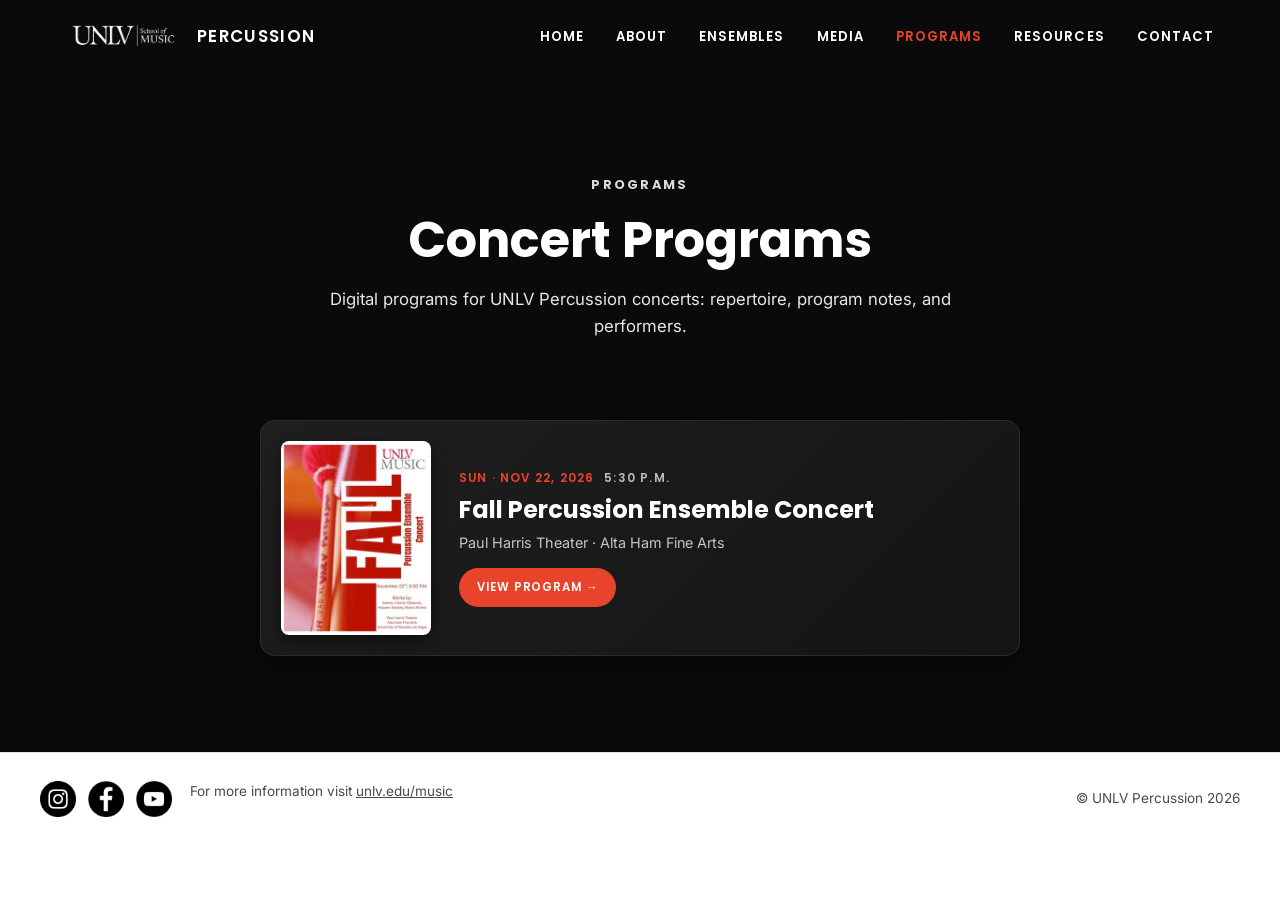
<file: programs/index.html>
<!DOCTYPE html>
<html lang="en">
<head>
<meta charset="UTF-8">
<meta name="viewport" content="width=device-width, initial-scale=1.0">
<title>PROGRAMS | UNLV Percussion</title>
<link rel="stylesheet" href="../styles.css?v=20261122">
</head>
<body>

<header class="site-header">
  <div class="header-inner">
    <a href="../index.html" class="brand">
      <img src="../images/logo-som-seal.png" alt="UNLV School of Music" class="brand-seal">
      <span class="brand-name">PERCUSSION</span>
    </a>
    <button class="nav-toggle" aria-label="Toggle menu" aria-expanded="false">&#9776;</button>
    <nav class="site-nav">
      <ul>
        <li><a href="../index.html">HOME</a></li>
        <li><a href="../about-1/">ABOUT</a></li>
        <li><a href="../ensembles/">ENSEMBLES</a></li>
        <li><a href="../media/">MEDIA</a></li>
        <li><a href="../programs/" class="current">PROGRAMS</a></li>
        <li class="has-dropdown">
          <a href="../services-2/">RESOURCES</a>
          <ul class="dropdown">
            <li><a href="../undergrad-resources/">Undergraduate Resources</a></li>
            <li><a href="../graduate-resources/">Graduate Resources</a></li>
          </ul>
        </li>
        <li><a href="../contact/">CONTACT</a></li>
      </ul>
    </nav>
  </div>
</header>

<main>

  <section class="hero programs-hero">
    <div class="hero-inner">
      <p class="eyebrow">PROGRAMS</p>
      <h2>Concert Programs</h2>
      <p class="subtext">Digital programs for UNLV Percussion concerts: repertoire, program notes, and performers.</p>
    </div>
  </section>

  <section class="program-index">
    <ul class="program-cards">
      <li>
        <a href="2026-11-22/" class="program-card">
          <img class="program-card-poster" src="2026-11-22/thumb.jpg" width="320" height="414" alt="" loading="lazy" decoding="async">
          <span class="program-card-body">
            <span class="program-card-date">
              <span class="program-card-day">Sun · Nov 22, 2026</span>
              <span class="program-card-time">5:30 P.M.</span>
            </span>
            <span class="program-card-title">Fall Percussion Ensemble Concert</span>
            <span class="program-card-venue">Paul Harris Theater · Alta Ham Fine Arts</span>
            <span class="program-card-cta">View Program <span aria-hidden="true">&rarr;</span></span>
          </span>
        </a>
      </li>
    </ul>
  </section>

</main>

<footer class="site-footer">
  <div class="footer-inner">
    <div class="social-links">
      <a href="https://www.instagram.com/unlvpercussion" aria-label="Instagram"><img src="../images/icon-instagram.png" alt="Instagram"></a>
      <a href="https://www.facebook.com/unlvpercussion" aria-label="Facebook"><img src="../images/icon-facebook.png" alt="Facebook"></a>
      <a href="https://www.youtube.com/user/unlvpercussion" aria-label="YouTube"><img src="../images/icon-youtube.png" alt="YouTube"></a>
      <span class="footer-note">For more information visit <a href="https://www.unlv.edu/music">unlv.edu/music</a></span>
    </div>
    <p class="copyright">&copy; UNLV Percussion 2026</p>
  </div>
</footer>

<script src="../nav.js?v=20261122"></script>
</body>
</html>
</file>
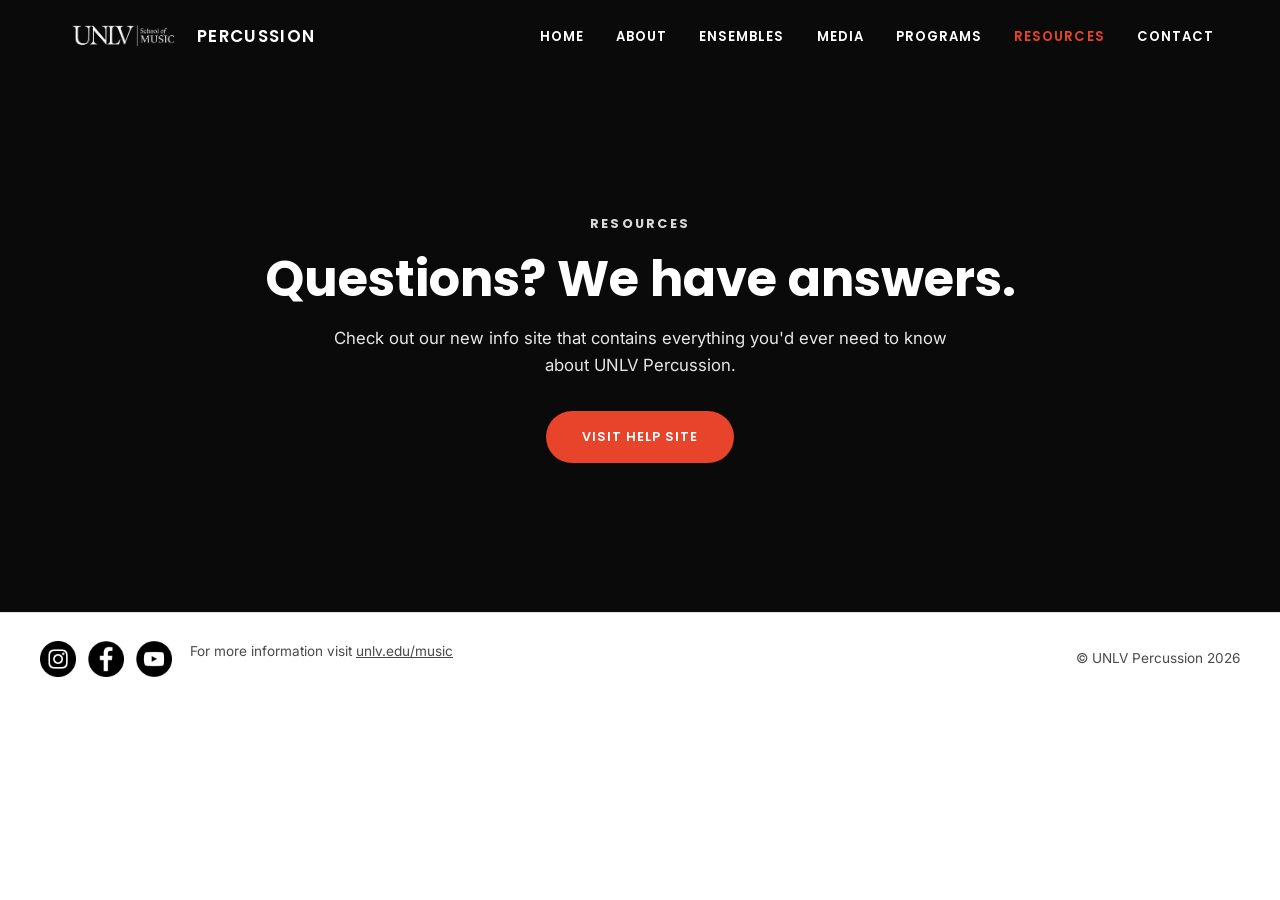
<file: services-2/index.html>
<!DOCTYPE html>
<html lang="en">
<head>
<meta charset="UTF-8">
<meta name="viewport" content="width=device-width, initial-scale=1.0">
<title>RESOURCES | UNLV Percussion</title>
<link rel="stylesheet" href="../styles.css?v=20261122">
</head>
<body>

<header class="site-header">
  <div class="header-inner">
    <a href="../index.html" class="brand">
      <img src="../images/logo-som-seal.png" alt="UNLV School of Music" class="brand-seal">
      <span class="brand-name">PERCUSSION</span>
    </a>
    <button class="nav-toggle" aria-label="Toggle menu" aria-expanded="false">&#9776;</button>
    <nav class="site-nav">
      <ul>
        <li><a href="../index.html">HOME</a></li>
        <li><a href="../about-1/">ABOUT</a></li>
        <li><a href="../ensembles/">ENSEMBLES</a></li>
        <li><a href="../media/">MEDIA</a></li>
        <li><a href="../programs/">PROGRAMS</a></li>
        <li class="has-dropdown">
          <a href="../services-2/" class="current">RESOURCES</a>
          <ul class="dropdown">
            <li><a href="../undergrad-resources/">Undergraduate Resources</a></li>
            <li><a href="../graduate-resources/">Graduate Resources</a></li>
          </ul>
        </li>
        <li><a href="../contact/">CONTACT</a></li>
      </ul>
    </nav>
  </div>
</header>

<main>

  <section class="hero" style="min-height: 60vh; display:flex; align-items:center;">
    <div class="hero-inner">
      <p class="eyebrow">RESOURCES</p>
      <h2>Questions? We have answers.</h2>
      <p class="subtext">Check out our new info site that contains everything you'd ever need to know about UNLV Percussion.</p>
      <div class="btn-wrap">
        <a href="https://unlvpercussion.info/" class="btn">Visit Help Site</a>
      </div>
    </div>
  </section>

</main>

<footer class="site-footer">
  <div class="footer-inner">
    <div class="social-links">
      <a href="https://www.instagram.com/unlvpercussion" aria-label="Instagram"><img src="../images/icon-instagram.png" alt="Instagram"></a>
      <a href="https://www.facebook.com/unlvpercussion" aria-label="Facebook"><img src="../images/icon-facebook.png" alt="Facebook"></a>
      <a href="https://www.youtube.com/user/unlvpercussion" aria-label="YouTube"><img src="../images/icon-youtube.png" alt="YouTube"></a>
      <span class="footer-note">For more information visit <a href="https://www.unlv.edu/music">unlv.edu/music</a></span>
    </div>
    <p class="copyright">&copy; UNLV Percussion 2026</p>
  </div>
</footer>

<script src="../nav.js?v=20261122"></script>
</body>
</html>
</file>
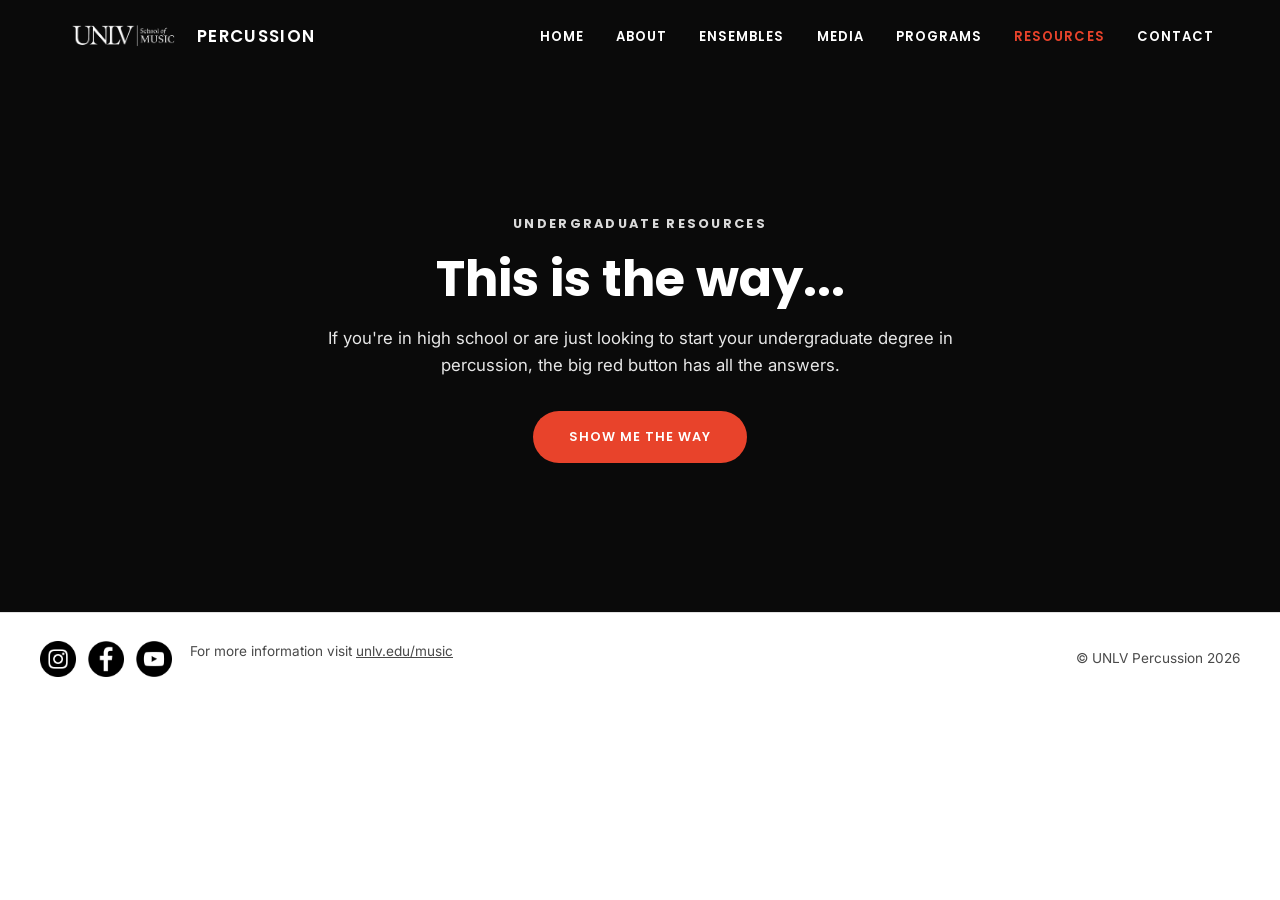
<file: undergrad-resources/index.html>
<!DOCTYPE html>
<html lang="en">
<head>
<meta charset="UTF-8">
<meta name="viewport" content="width=device-width, initial-scale=1.0">
<title>Undergraduate Resources | UNLV Percussion</title>
<link rel="stylesheet" href="../styles.css?v=20261122">
</head>
<body>

<header class="site-header">
  <div class="header-inner">
    <a href="../index.html" class="brand">
      <img src="../images/logo-som-seal.png" alt="UNLV School of Music" class="brand-seal">
      <span class="brand-name">PERCUSSION</span>
    </a>
    <button class="nav-toggle" aria-label="Toggle menu" aria-expanded="false">&#9776;</button>
    <nav class="site-nav">
      <ul>
        <li><a href="../index.html">HOME</a></li>
        <li><a href="../about-1/">ABOUT</a></li>
        <li><a href="../ensembles/">ENSEMBLES</a></li>
        <li><a href="../media/">MEDIA</a></li>
        <li><a href="../programs/">PROGRAMS</a></li>
        <li class="has-dropdown">
          <a href="../services-2/" class="current">RESOURCES</a>
          <ul class="dropdown">
            <li><a href="../undergrad-resources/">Undergraduate Resources</a></li>
            <li><a href="../graduate-resources/">Graduate Resources</a></li>
          </ul>
        </li>
        <li><a href="../contact/">CONTACT</a></li>
      </ul>
    </nav>
  </div>
</header>

<main>

  <section class="hero" style="min-height: 60vh; display:flex; align-items:center;">
    <div class="hero-inner">
      <p class="eyebrow">UNDERGRADUATE RESOURCES</p>
      <h2>This is the way...</h2>
      <p class="subtext">If you're in high school or are just looking to start your undergraduate degree in percussion, the big red button has all the answers.</p>
      <div class="btn-wrap">
        <a href="https://unlvpercussion.info/2+Prospective+Students/2.0+Help+for+Prospective+Freshmen" class="btn">Show Me The Way</a>
      </div>
    </div>
  </section>

</main>

<footer class="site-footer">
  <div class="footer-inner">
    <div class="social-links">
      <a href="https://www.instagram.com/unlvpercussion" aria-label="Instagram"><img src="../images/icon-instagram.png" alt="Instagram"></a>
      <a href="https://www.facebook.com/unlvpercussion" aria-label="Facebook"><img src="../images/icon-facebook.png" alt="Facebook"></a>
      <a href="https://www.youtube.com/user/unlvpercussion" aria-label="YouTube"><img src="../images/icon-youtube.png" alt="YouTube"></a>
      <span class="footer-note">For more information visit <a href="https://www.unlv.edu/music">unlv.edu/music</a></span>
    </div>
    <p class="copyright">&copy; UNLV Percussion 2026</p>
  </div>
</footer>

<script src="../nav.js?v=20261122"></script>
</body>
</html>
</file>
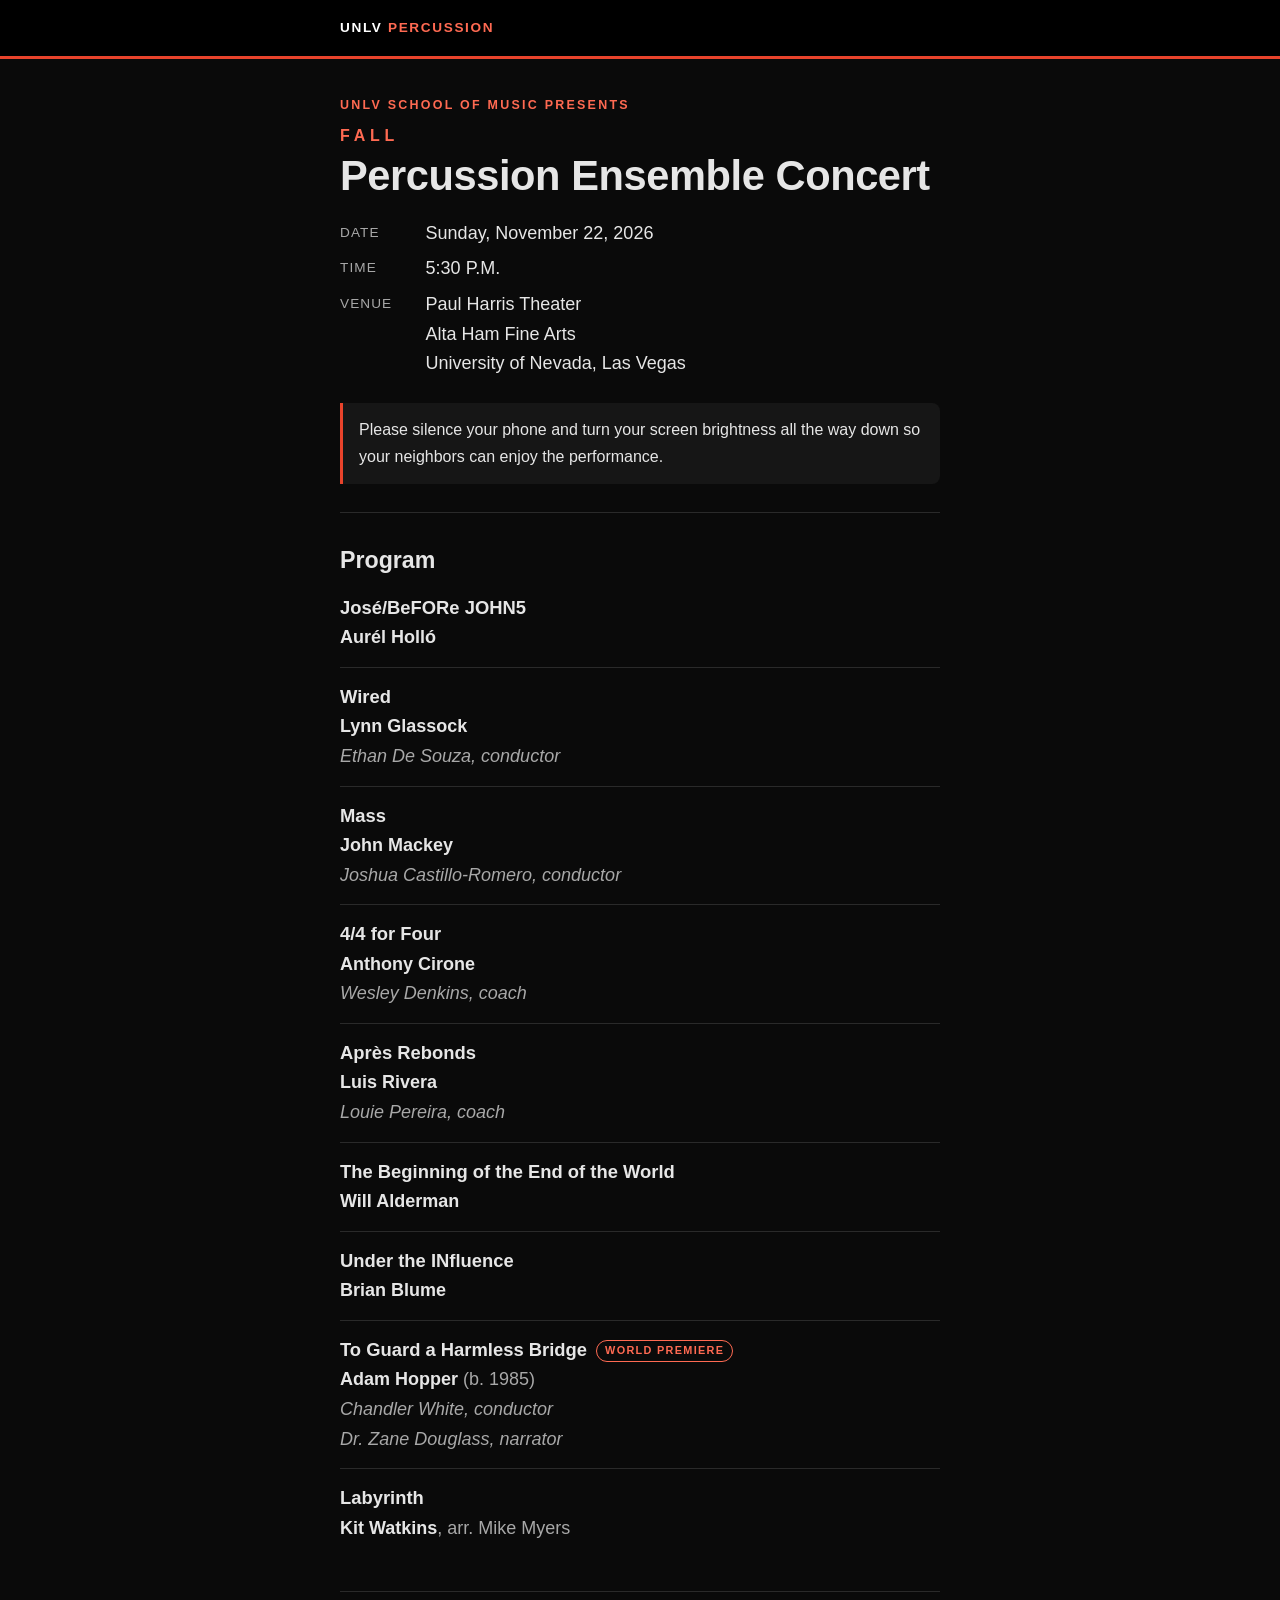
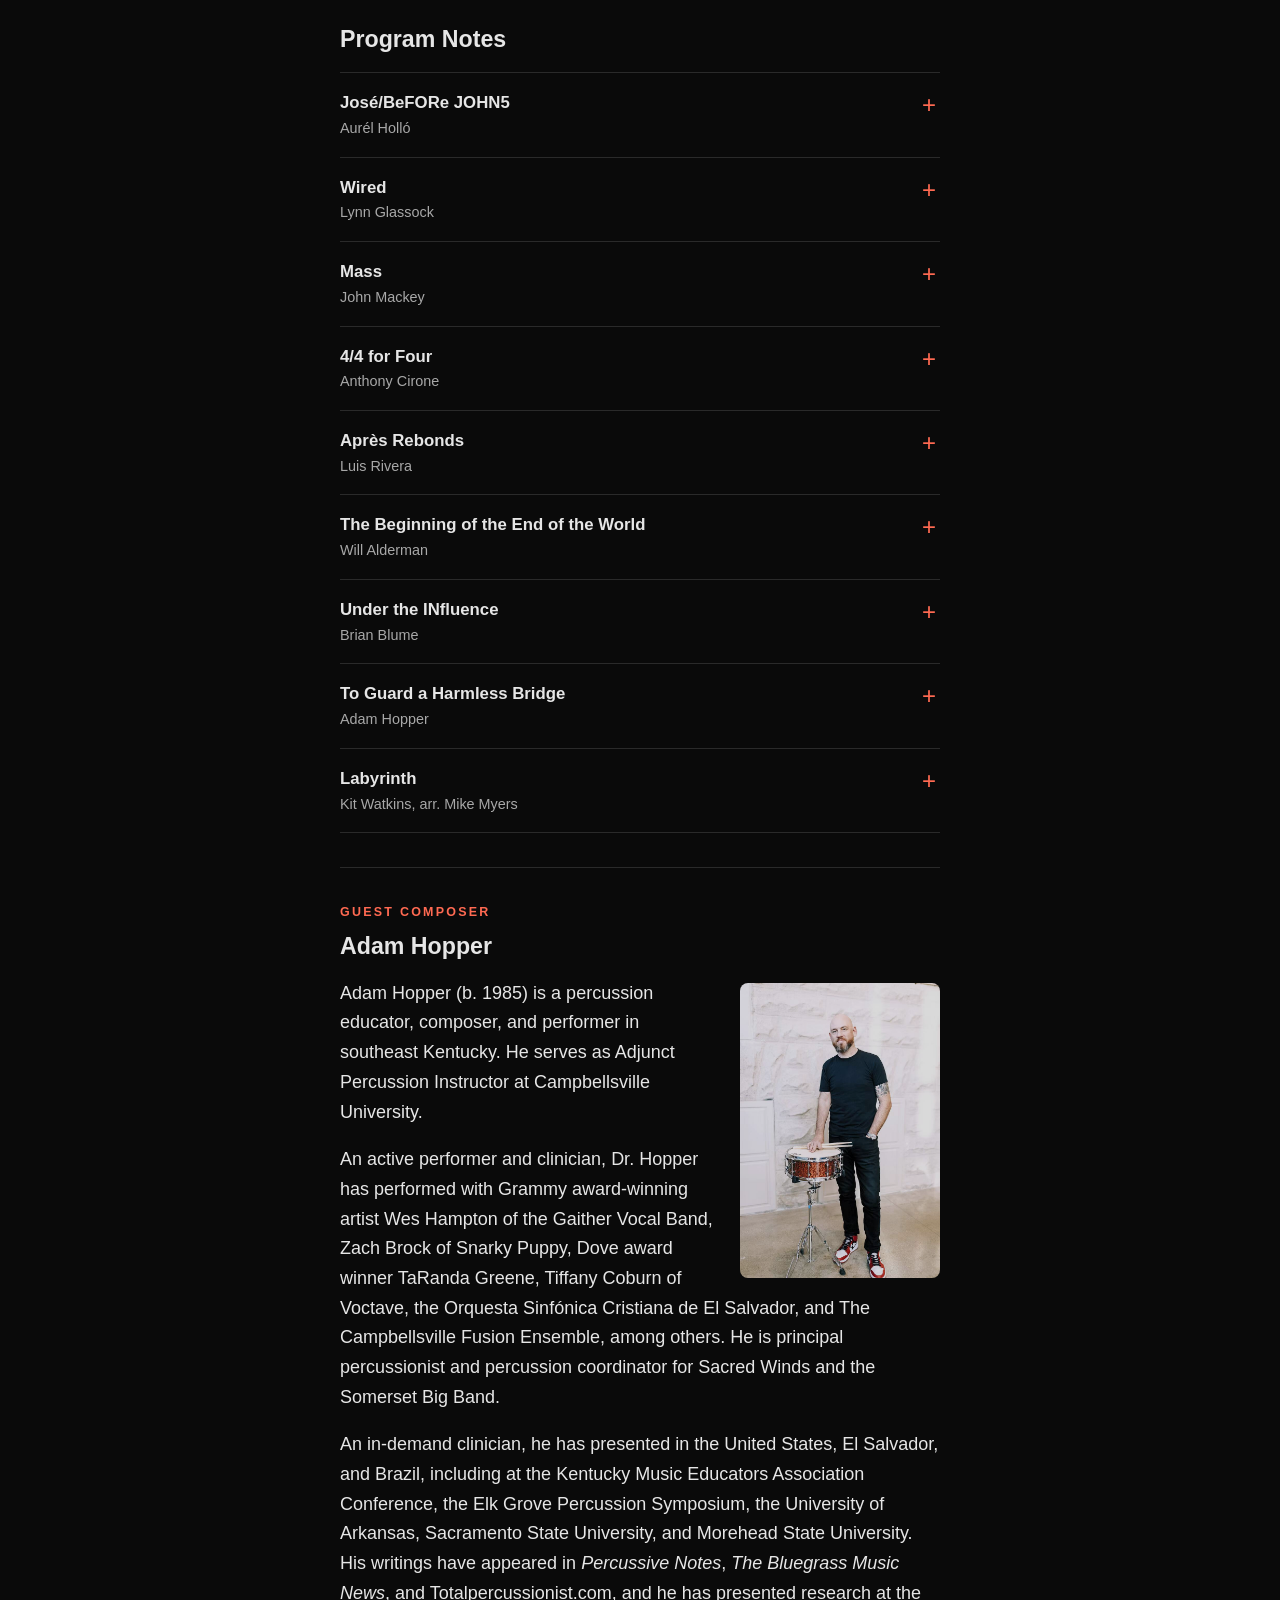
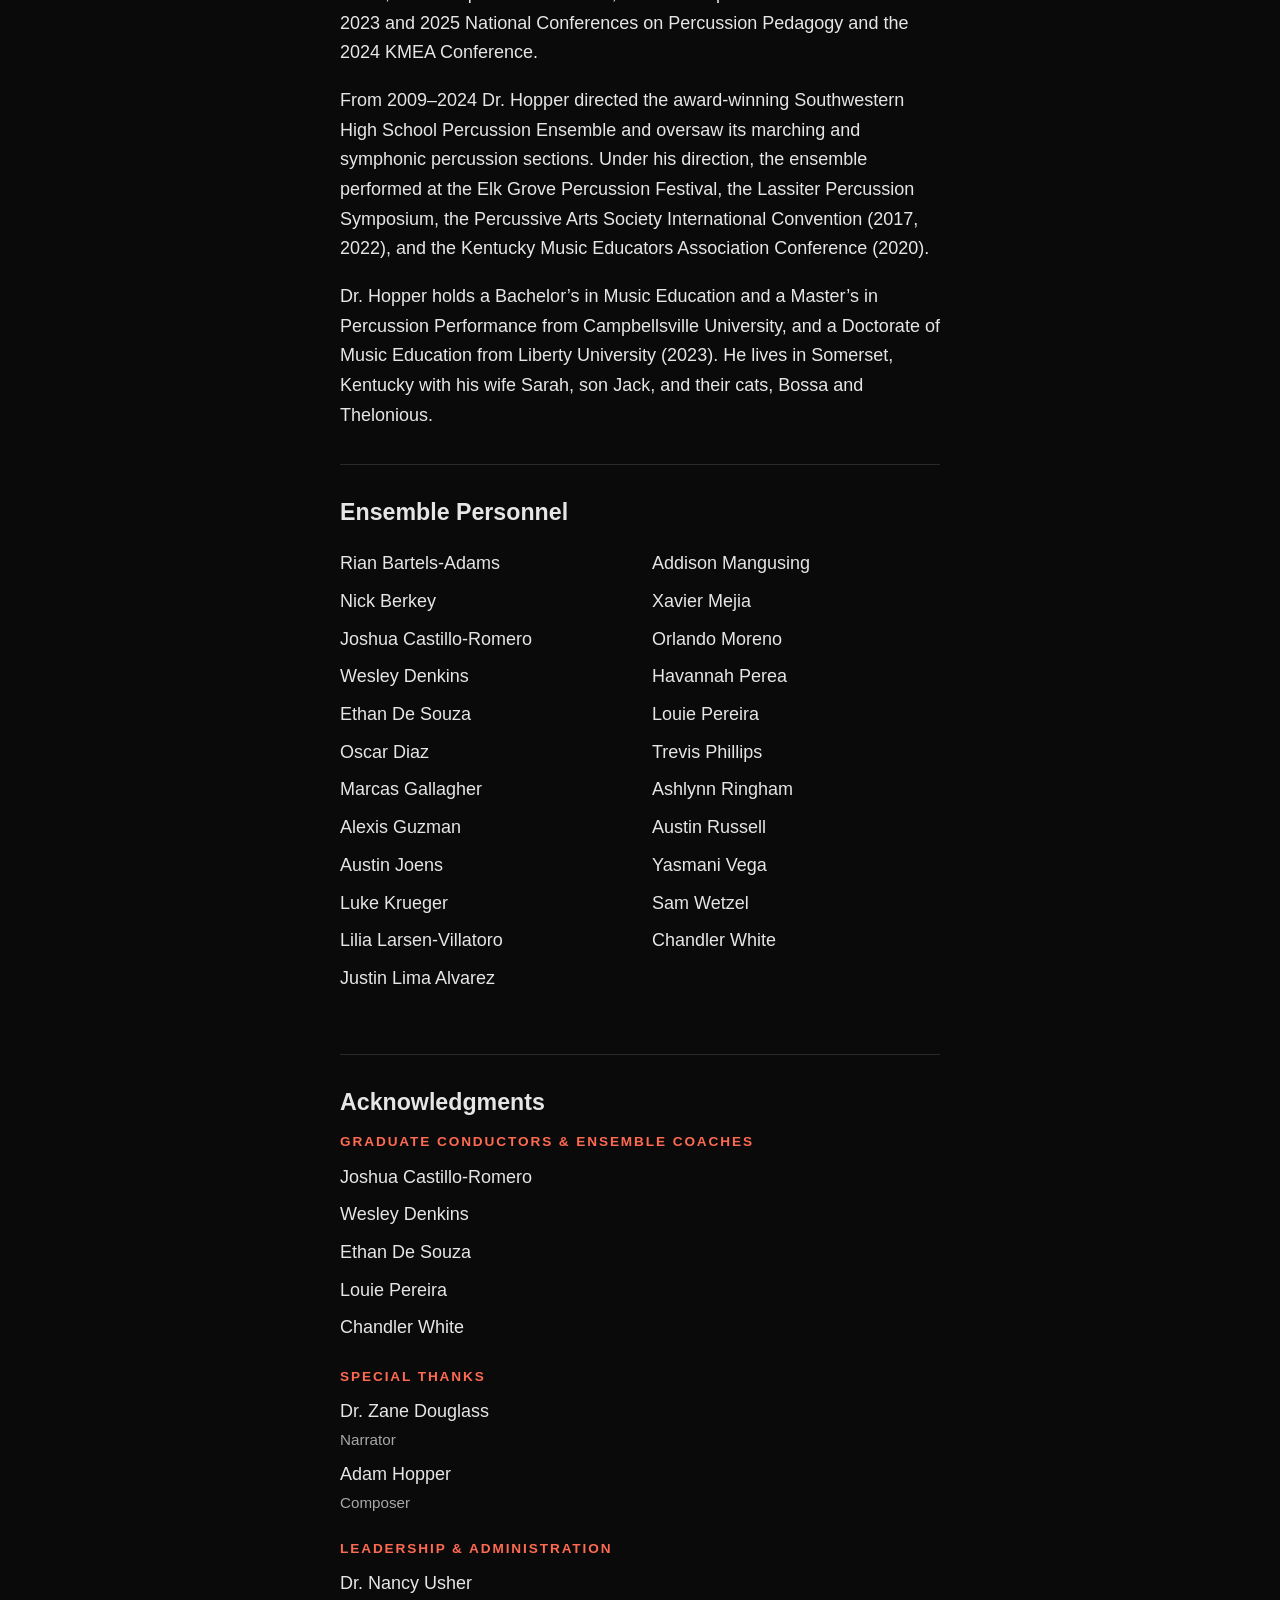
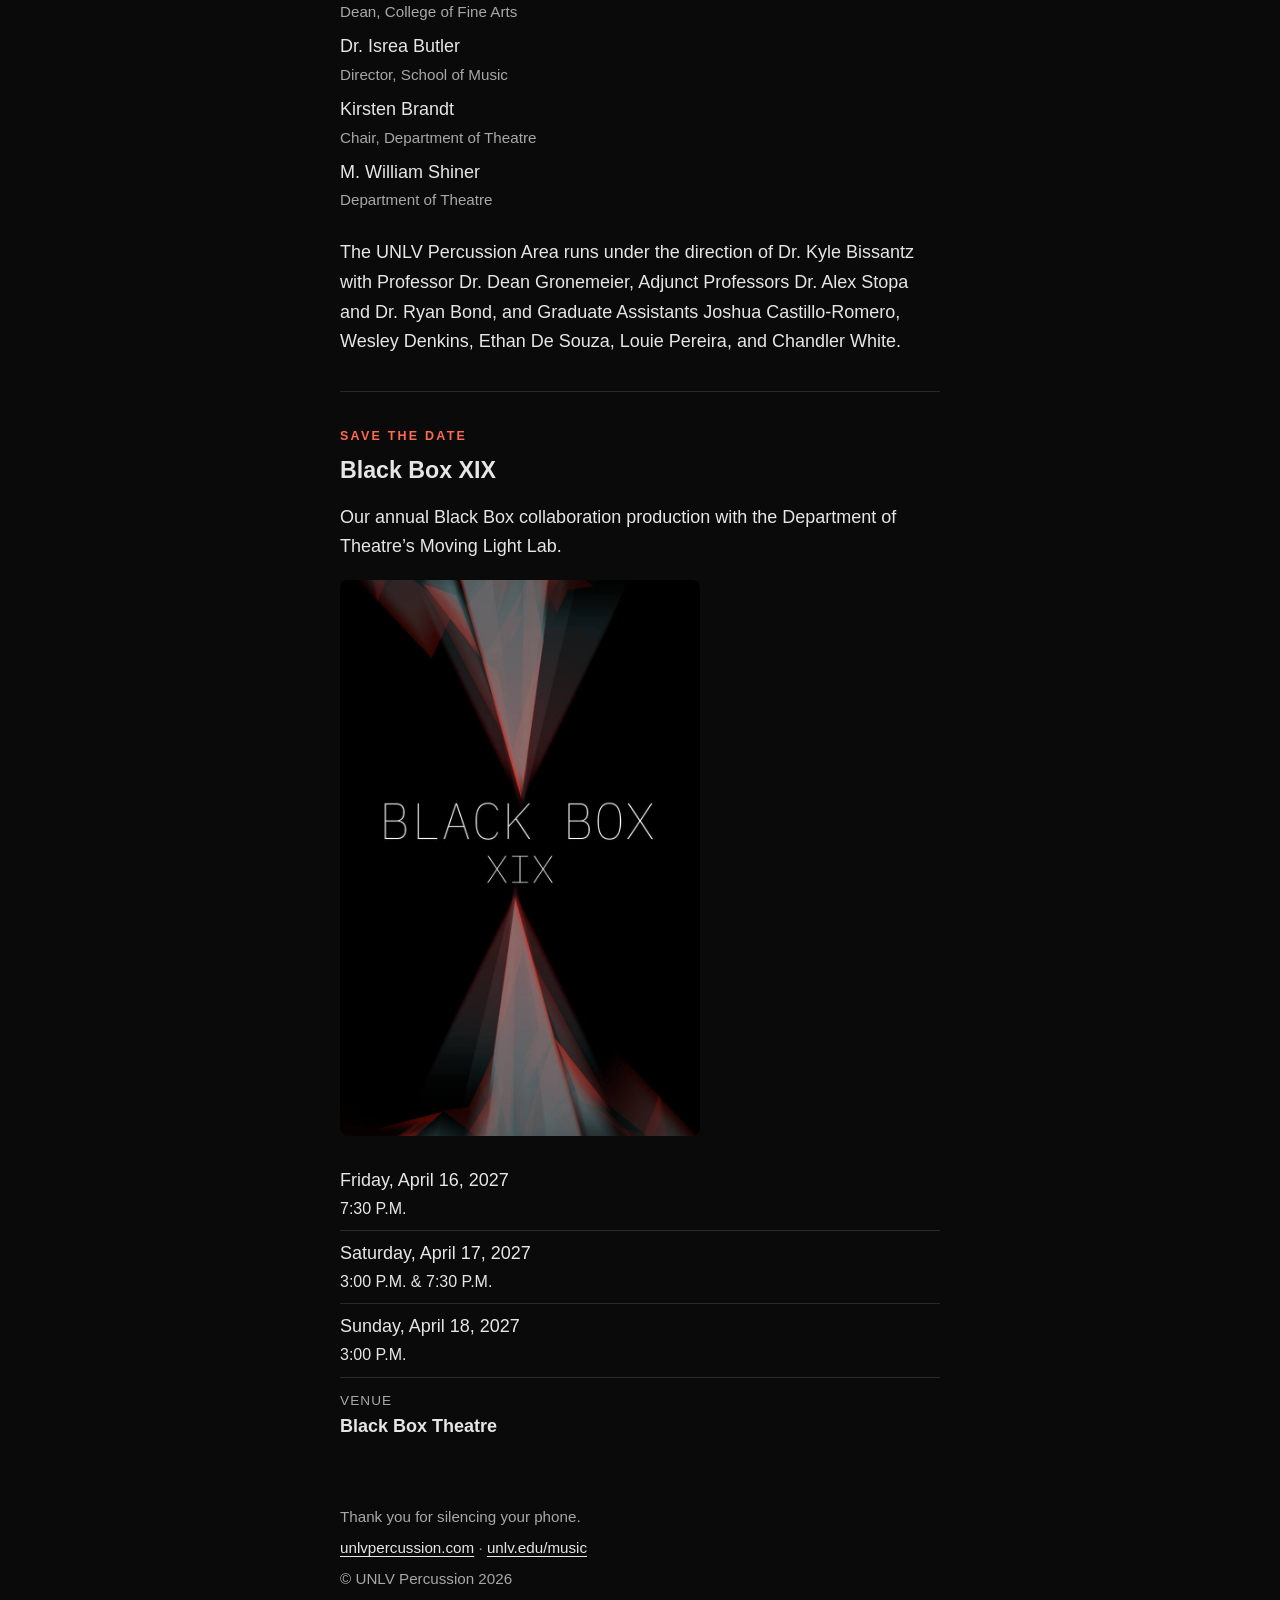
<file: programs/2026-11-22/index.html>
<!DOCTYPE html>
<html lang="en">
<head>
<meta charset="UTF-8">
<meta name="viewport" content="width=device-width, initial-scale=1.0, viewport-fit=cover">
<meta name="color-scheme" content="dark">
<meta name="theme-color" content="#0a0a0a">
<title>Fall Percussion Ensemble Concert — Program | UNLV Percussion</title>
<meta name="description" content="Digital program for the UNLV Fall Percussion Ensemble Concert, Sunday, November 22, 2026, 5:30 P.M., Paul Harris Theater.">
<link rel="canonical" href="https://unlvpercussion.com/programs/2026-11-22/">
<meta property="og:type" content="website">
<meta property="og:site_name" content="UNLV Percussion">
<meta property="og:title" content="Fall Percussion Ensemble Concert — Program">
<meta property="og:description" content="Sunday, November 22, 2026 · 5:30 P.M. · Paul Harris Theater, Alta Ham Fine Arts, UNLV">
<meta property="og:url" content="https://unlvpercussion.com/programs/2026-11-22/">
<meta property="og:image" content="https://unlvpercussion.com/programs/2026-11-22/cover.jpg">
<meta property="og:image:width" content="800">
<meta property="og:image:height" content="1035">
<meta property="og:image:alt" content="Concert poster: red mallets with the word FALL, Percussion Ensemble Concert">
<meta name="twitter:card" content="summary_large_image">
<style>
  :root {
    --bg: #0a0a0a;
    --card: #161616;
    --line: #2a2a2a;
    --text: #e6e6e6;
    --muted: #a8a8a8;
    --red: #ff6a52;      /* site red (#e8432b) lifted for contrast on black: 6.9:1 */
    --red-site: #e8432b;
    --font: -apple-system, BlinkMacSystemFont, "Segoe UI", Roboto, "Helvetica Neue", Arial, sans-serif;
  }
  * { box-sizing: border-box; }
  html { -webkit-text-size-adjust: 100%; text-size-adjust: 100%; }
  html, body { overflow-x: hidden; }
  body {
    margin: 0;
    background: var(--bg);
    color: var(--text);
    font-family: var(--font);
    font-size: 18px;
    line-height: 1.65;
    overflow-wrap: break-word;
  }
  a { color: var(--text); text-decoration: underline; text-underline-offset: 3px; }
  h1, h2, h3 { line-height: 1.2; margin: 0; font-weight: 700; }
  p { margin: 0 0 1em; }
  p:last-child { margin-bottom: 0; }
  img { max-width: 100%; display: block; }

  .wrap { max-width: 640px; margin: 0 auto; padding: 0 20px; }

  /* Header — mirrors the site's black bar with letter-spaced wordmark */
  .site-header { background: #000; border-bottom: 3px solid var(--red-site); }
  .site-header .wrap { display: flex; align-items: center; min-height: 56px; }
  .brand {
    color: #fff; text-decoration: none; font-weight: 700;
    letter-spacing: 0.12em; font-size: 0.85rem; text-transform: uppercase;
  }
  .brand span { color: var(--red); }

  .eyebrow {
    font-size: 0.78rem; font-weight: 700; letter-spacing: 0.18em;
    text-transform: uppercase; color: var(--red); margin: 0 0 10px;
  }

  /* Title block */
  .title { padding: 36px 0 28px; border-bottom: 1px solid var(--line); }
  .title h1 { font-size: 2.1rem; letter-spacing: -0.01em; margin-bottom: 18px; }
  .title h1 .fall { display: block; font-size: 1rem; letter-spacing: 0.3em; color: var(--red); margin-bottom: 6px; }
  .facts { margin: 0; display: grid; gap: 6px; }
  .facts div { display: grid; grid-template-columns: 4.2em 1fr; gap: 10px; }
  .facts dt { color: var(--muted); font-size: 0.85rem; text-transform: uppercase; letter-spacing: 0.08em; padding-top: 3px; }
  .facts dd { margin: 0; }

  .notice {
    margin: 24px 0 0; padding: 14px 16px; border-left: 3px solid var(--red-site);
    background: var(--card); border-radius: 0 8px 8px 0; font-size: 1rem;
  }

  section { padding: 34px 0; border-bottom: 1px solid var(--line); }
  section h2 { font-size: 1.45rem; margin-bottom: 18px; }

  /* Program list */
  .program { list-style: none; margin: 0; padding: 0; counter-reset: piece; }
  .piece { padding: 14px 0; border-top: 1px solid var(--line); }
  .piece:first-child { border-top: 0; padding-top: 0; }
  .piece-title { font-size: 1.15rem; font-weight: 700; display: block; }
  .piece-by { display: block; color: var(--muted); }
  .piece-by strong { color: var(--text); font-weight: 600; }
  .piece-perf { display: block; color: var(--muted); font-style: italic; }
  .premiere {
    display: inline-block; vertical-align: 2px; margin-left: 4px; padding: 1px 8px;
    border: 1px solid var(--red); border-radius: 999px; color: var(--red);
    font-size: 0.68rem; font-weight: 700; letter-spacing: 0.12em; text-transform: uppercase; white-space: nowrap;
  }

  /* Notes */
  details { border-top: 1px solid var(--line); }
  details:last-of-type { border-bottom: 1px solid var(--line); }
  summary {
    cursor: pointer; list-style: none; padding: 16px 36px 16px 0; position: relative;
    font-weight: 700; font-size: 1.05rem; min-height: 48px;
  }
  summary::-webkit-details-marker { display: none; }
  summary::after {
    content: "+"; position: absolute; right: 4px; top: 12px;
    font-size: 1.5rem; font-weight: 400; color: var(--red);
  }
  details[open] summary::after { content: "\2212"; }
  summary small { display: block; font-weight: 400; color: var(--muted); font-size: 0.9rem; }
  summary:focus-visible { outline: 2px solid var(--red); outline-offset: 2px; }
  .note-body { padding: 0 0 20px; }
  .attr { color: var(--muted); font-style: italic; }

  /* Bio */
  .bio-photo {
    width: 100%; height: auto; margin: 0 0 20px;
    border-radius: 8px; aspect-ratio: 770 / 1136; object-fit: cover;
    filter: brightness(0.85); background: var(--card);
  }
  .bio::after { content: ""; display: block; clear: both; }

  /* Lists */
  .people { list-style: none; margin: 0 0 22px; padding: 0; }
  .people li { padding: 4px 0; }
  .people .role { display: block; color: var(--muted); font-size: 0.95rem; }
  h3 { font-size: 0.85rem; letter-spacing: 0.14em; text-transform: uppercase; color: var(--red); margin: 0 0 8px; }

  .site-footer { padding: 28px 0 48px; color: var(--muted); font-size: 0.95rem; }
  .site-footer p { margin: 0 0 6px; }

  .std { border-bottom: 0; }
  .std-poster {
    width: 100%; height: auto; aspect-ratio: 792 / 1224; margin: 4px 0 22px;
    border-radius: 8px; background: #000;
  }
  .std-dates { margin-bottom: 0; }
  .std-dates li { padding: 8px 0; border-top: 1px solid var(--line); }
  .std-dates li:first-child { border-top: 0; }
  .std-dates .role { color: var(--text); font-size: 1rem; }
  .std-venue { margin: 0; padding: 12px 0 0; border-top: 1px solid var(--line); font-weight: 700; }
  .std-venue span { display: block; color: var(--muted); font-weight: 400; font-size: 0.85rem; letter-spacing: 0.08em; text-transform: uppercase; }

  @media (min-width: 560px) {
    .title h1 { font-size: 2.6rem; }
    .bio-photo { width: 200px; float: right; margin: 4px 0 12px 20px; }
    .std-poster { max-width: 360px; }
    .roster { columns: 2; column-gap: 24px; }
    .roster li { break-inside: avoid; }
  }
  @media (prefers-reduced-motion: no-preference) { html { scroll-behavior: smooth; } }
</style>
</head>
<body>

<header class="site-header">
  <div class="wrap">
    <a class="brand" href="../../">UNLV <span>Percussion</span></a>
  </div>
</header>

<main class="wrap">

  <div class="title">
    <p class="eyebrow">UNLV School of Music presents</p>
    <h1><span class="fall">FALL</span>Percussion Ensemble Concert</h1>
    <dl class="facts">
      <div><dt>Date</dt><dd>Sunday, November 22, 2026</dd></div>
      <div><dt>Time</dt><dd>5:30 P.M.</dd></div>
      <div><dt>Venue</dt><dd>Paul Harris Theater<br>Alta Ham Fine Arts<br>University of Nevada, <span style="white-space:nowrap">Las Vegas</span></dd></div>
    </dl>
    <p class="notice">Please silence your phone and turn your screen brightness all the way down so your neighbors can enjoy the performance.</p>
  </div>

  <section id="program" aria-labelledby="program-h">
    <h2 id="program-h">Program</h2>
    <ol class="program">
      <li class="piece">
        <span class="piece-title">José/BeFORe JOHN5</span>
        <span class="piece-by"><strong>Aurél Holló</strong></span>
      </li>
      <li class="piece">
        <span class="piece-title">Wired</span>
        <span class="piece-by"><strong>Lynn Glassock</strong></span>
        <span class="piece-perf">Ethan De Souza, conductor</span>
      </li>
      <li class="piece">
        <span class="piece-title">Mass</span>
        <span class="piece-by"><strong>John Mackey</strong></span>
        <span class="piece-perf">Joshua Castillo-Romero, conductor</span>
      </li>
      <li class="piece">
        <span class="piece-title">4/4 for Four</span>
        <span class="piece-by"><strong>Anthony Cirone</strong></span>
        <span class="piece-perf">Wesley Denkins, coach</span>
      </li>
      <li class="piece">
        <span class="piece-title">Après Rebonds</span>
        <span class="piece-by"><strong>Luis Rivera</strong></span>
        <span class="piece-perf">Louie Pereira, coach</span>
      </li>
      <li class="piece">
        <span class="piece-title">The Beginning of the End of the World</span>
        <span class="piece-by"><strong>Will Alderman</strong></span>
      </li>
      <li class="piece">
        <span class="piece-title">Under the INfluence</span>
        <span class="piece-by"><strong>Brian Blume</strong></span>
      </li>
      <li class="piece">
        <span class="piece-title">To Guard a Harmless Bridge <span class="premiere">World Premiere</span></span>
        <span class="piece-by"><strong>Adam Hopper</strong> (b. 1985)</span>
        <span class="piece-perf">Chandler White, conductor</span>
        <span class="piece-perf">Dr. Zane Douglass, narrator</span>
      </li>
      <li class="piece">
        <span class="piece-title">Labyrinth</span>
        <span class="piece-by"><strong>Kit Watkins</strong>, arr. Mike Myers</span>
      </li>
    </ol>
  </section>

  <section id="notes" aria-labelledby="notes-h">
    <h2 id="notes-h">Program Notes</h2>

    <details>
      <summary>José/BeFORe JOHN5<small>Aurél Holló</small></summary>
      <div class="note-body">
        <p>The basic idea of my piece <em>José</em> was born when I was listening to the recording <em>Oriental Bass</em> by the ethnic contrabass-player Renaud Garcia-Fons. I wondered many times whether it would be possible to present his fundamentally Spanish style with its Arabic and Gypsy effects in an original percussion composition instead of a simple adaptation. My answer to this question is “José.”</p>
        <p>Besides Garcia-Fons’s recording I also used a theme by Paco de Lucía in this composition. Marimba has the lead throughout this short character piece almost exclusively: two players standing face to face play especially virtuoso complementary motives. Most of these figures are based on the traditional xylophone music of Africa.</p>
        <p>The players use techniques of amadinda and akadinda (traditional percussion instruments from Uganda) yet the scale they cover is typically flamenco-like at the same time. In the end these two players sound a real guitar as well, with the same technique. This rhythmical-melodic source is enriched by the playing of two other musicians who create many interesting and exciting sounds, for example with the Spanish cajón or the favourite instrument of Gypsy folk music, the simple sheet-iron can, and many more. I dedicate this piece of mine to Josep Vicent, former artistic leader of Amsterdam Percussion Group.</p>
        <p class="attr">— Aurél Holló</p>
      </div>
    </details>

    <details>
      <summary>Wired<small>Lynn Glassock</small></summary>
      <div class="note-body">
        <p>Winner of the 2004 PAS Composition Contest for percussion quartet, Lynn Glassock’s <em>Wired</em> is a challenging work that calls for a large multiple-percussion setup for each player. Oscillating between aggression and sensitivity, Glassock weaves melodic lines with wood, metal, and skin textures through multiple time signatures, resulting in an uneasy, high-energy journey that suits the work’s title.</p>
        <p class="attr">— Kyle Bissantz</p>
      </div>
    </details>

    <details>
      <summary>Mass<small>John Mackey</small></summary>
      <div class="note-body">
        <p>Commissioned by The Juilliard School’s Dance Division with choreography by Robert Battle, the work was premiered on November 11–14, 2004 at The Juilliard Theater (New York). Mackey says, “It was my first whole-hearted attempt at writing a minimalist piece, and I learned that it’s a difficult style to do well! It starts extremely slowly and quietly, and builds to one final explosion at the end. Robert’s choreography was, I think, his best yet.”</p>
        <p class="attr">— Rebecca Leigh Phillips &amp; John Mackey</p>
      </div>
    </details>

    <details>
      <summary>4/4 for Four<small>Anthony Cirone</small></summary>
      <div class="note-body">
        <p>Anthony J. Cirone (b. 1941) spent thirty-six years as a percussionist with the San Francisco Symphony (1965–2001) while also teaching at San José State University, and generations of drummers know his name from <em>Portraits in Rhythm</em>, his collection of fifty snare drum etudes. <em>4/4 for Four</em> brings that same orchestral craft to the percussion quartet. Scored entirely for drums—bongos, timbales, concert toms, bass drum, and timpani—it has no melodic keyboards to lean on, so everything rests on rhythm, timbre, and four players locking together as one. It remains one of Cirone’s most popular ensemble works and a staple of the percussion ensemble repertoire.</p>
      </div>
    </details>

    <details>
      <summary>Après Rebonds<small>Luis Rivera</small></summary>
      <div class="note-body">
        <p><em>Après Rebonds</em> is inspired by Greek composer Iannis Xenakis and his solo percussion work, <em>Rebonds</em>. At first, my idea was to create a chamber arrangement of the work; however, that quickly evolved into using the form, style, and textures of <em>Rebonds</em> as the basis for a completely new chamber piece—a “modern repurposing” of this highly artistic and influential percussive work.</p>
        <p>In my initial sketches of the transcription from the solo version to re-orchestrating for multiple players, I observed that there were numerous rhythmic motives and processes occurring that I never noticed while listening to, performing, or even coaching this work. I believe the reason for this is simply that the choreography required to perform <em>Rebonds</em> as a soloist is daunting enough, let alone being able to illustrate all these motives as unique melodies above such a thick texture of percussive sounds. There are even certain figures in the original work that cannot be physically executed according to what Xenakis wrote on the page!</p>
        <p>In the end, I created something original and new while trying to encapsulate the energy and essence of <em>Rebonds</em> expanded into a chamber work for percussion quintet. You will immediately recognize the familiar bongo drone that Xenakis used in several of his percussion works (just one of many “homage-paying” moments). Most of the other melodies and grooves you hear are fragments of ideas I found throughout <em>Rebonds</em> but developed in a new way—through orchestration, the use of various implements, metric modulations, new rhythms, changes in textures, etc.</p>
        <p class="attr">— Luis Rivera</p>
      </div>
    </details>

    <details>
      <summary>The Beginning of the End of the World<small>Will Alderman</small></summary>
      <div class="note-body">
        <p>Themes of the “end times” often evoke images of sudden, catastrophic finality. Will Alderman’s <em>The Beginning of the End of the World</em>, however, approaches the idea through a lens of continuity and cyclic transformation. Rather than treating the end as an isolated, cataclysmic event, the piece traces a full cycle of cosmic creation and undoing, beginning and ending in profound stillness.</p>
        <p class="attr">— Chandler White &amp; Kyle Bissantz</p>
      </div>
    </details>

    <details>
      <summary>Under the INfluence<small>Brian Blume</small></summary>
      <div class="note-body">
        <p>In many ways we are a product of our influences. As a composer, this is most certainly true, as the music which comes out of my imagination is some sort of conglomeration and distillation of all the music I have heard over the course of my life. When I was asked to compose a piece for Indiana University’s percussion ensemble, it immediately made me think back to my experiences as a student at Indiana. I thought of the many ways in which I grew as a player and musician throughout my time in Bloomington.</p>
        <p>The musician I am today is very much a result of the influences of professors, students, performances, and the many diverse musical experiences I had during that time. When I entered IU as a freshman, my musical world was very small. When I left IU with a master’s degree, the doors to many new worlds had been thrown open, and I realized I had only begun exploring the vast expanse of not only the world of percussion but the broader realms of all kinds of music.</p>
        <p>During the composition of <em>Under the INfluence</em>, I was constantly looking back and drawing on some specific and some not-so-specific influences. Examples include my marching percussion/drum corps background, certain composers or pieces I played or encountered during my time at IU, the pop music I might have listened to in college, or more generally the simple idea that percussion music can be made from endless types of sounds, most of which I had never been exposed to before college.</p>
        <p>This piece is an expression of gratitude for the many people and experiences that influenced me and helped shape who I am today. Whether or not the listener knows where a musical or timbral idea comes from, I hope that the piece captures a part of my journey as a musician—a journey I am still traveling every day.</p>
        <p class="attr">— Brian Blume</p>
      </div>
    </details>

    <details>
      <summary>To Guard a Harmless Bridge<small>Adam Hopper</small></summary>
      <div class="note-body">
        <p>My grandfather served in World War II, like so many men and women of the greatest generation. He bravely answered his nation’s call, to put his life on hold, to embark on a mission from which he may not return. After his death, at the age of 91, my family and I discovered his journals from his time in the European theater. The daily accounts of the time serving painted a clear and fantastically accurate picture of what young soldiers endured.</p>
        <p>The prose of his writings and the incredible detail of the account reads more like a book than the hurried scribblings of a soldier. Upon reading it, I felt like it could be a movie, and wondered what the score for such a movie would sound like. This piece, <em>To Guard a Harmless Bridge</em>, was written based on his account of a battle on March 22nd, 1945. Not his first battle mind you, and not his last. It is my hope that this piece does justice to the remarkable account of this day and the actions of the brave men that served this country.</p>
        <p class="attr">— Adam Hopper</p>
      </div>
    </details>

    <details>
      <summary>Labyrinth<small>Kit Watkins, arr. Mike Myers</small></summary>
      <div class="note-body">
        <p>Kit Watkins is known largely for his keyboard virtuosity with Camel and Happy The Man, groups that helped to define the progressive rock genre. Moving beyond the structured terrain of these bands, Watkins has explored a wide range of themes and styles, from abstract drones to interpretations of classical standards. This arrangement of <em>Labyrinth</em> from his album of the same title adapts an array of synthesizer parts onto keyboard percussion. The unique melodies and chord movement coupled with uneven time signatures might be described as Danny Elfman meets Pat Metheny.</p>
        <p class="attr">— Chuck van Zyl &amp; Kyle Bissantz</p>
      </div>
    </details>
  </section>

  <section id="guest" aria-labelledby="guest-h">
    <p class="eyebrow">Guest Composer</p>
    <h2 id="guest-h">Adam Hopper</h2>
    <div class="bio">
      <img class="bio-photo" src="hopper.jpg" width="770" height="1136" loading="lazy" decoding="async" alt="Adam Hopper standing beside a snare drum, holding sticks">
      <p>Adam Hopper (b. 1985) is a percussion educator, composer, and performer in southeast Kentucky. He serves as Adjunct Percussion Instructor at Campbellsville University.</p>
      <p>An active performer and clinician, Dr. Hopper has performed with Grammy award-winning artist Wes Hampton of the Gaither Vocal Band, Zach Brock of Snarky Puppy, Dove award winner TaRanda Greene, Tiffany Coburn of Voctave, the Orquesta Sinfónica Cristiana de El Salvador, and The Campbellsville Fusion Ensemble, among others. He is principal percussionist and percussion coordinator for Sacred Winds and the Somerset Big Band.</p>
      <p>An in-demand clinician, he has presented in the United States, El Salvador, and Brazil, including at the Kentucky Music Educators Association Conference, the Elk Grove Percussion Symposium, the University of Arkansas, Sacramento State University, and Morehead State University. His writings have appeared in <em>Percussive Notes</em>, <em>The Bluegrass Music News</em>, and Totalpercussionist.com, and he has presented research at the 2023 and 2025 National Conferences on Percussion Pedagogy and the 2024 KMEA Conference.</p>
      <p>From 2009–2024 Dr. Hopper directed the award-winning Southwestern High School Percussion Ensemble and oversaw its marching and symphonic percussion sections. Under his direction, the ensemble performed at the Elk Grove Percussion Festival, the Lassiter Percussion Symposium, the Percussive Arts Society International Convention (2017, 2022), and the Kentucky Music Educators Association Conference (2020).</p>
      <p>Dr. Hopper holds a Bachelor’s in Music Education and a Master’s in Percussion Performance from Campbellsville University, and a Doctorate of Music Education from Liberty University (2023). He lives in Somerset, Kentucky with his wife Sarah, son Jack, and their cats, Bossa and Thelonious.</p>
    </div>
  </section>

  <section id="personnel" aria-labelledby="personnel-h">
    <h2 id="personnel-h">Ensemble Personnel</h2>
    <ul class="people roster">
      <li>Rian Bartels-Adams</li>
      <li>Nick Berkey</li>
      <li>Joshua Castillo-Romero</li>
      <li>Wesley Denkins</li>
      <li>Ethan De Souza</li>
      <li>Oscar Diaz</li>
      <li>Marcas Gallagher</li>
      <li>Alexis Guzman</li>
      <li>Austin Joens</li>
      <li>Luke Krueger</li>
      <li>Lilia Larsen-Villatoro</li>
      <li>Justin Lima Alvarez</li>
      <li>Addison Mangusing</li>
      <li>Xavier Mejia</li>
      <li>Orlando Moreno</li>
      <li>Havannah Perea</li>
      <li>Louie Pereira</li>
      <li>Trevis Phillips</li>
      <li>Ashlynn Ringham</li>
      <li>Austin Russell</li>
      <li>Yasmani Vega</li>
      <li>Sam Wetzel</li>
      <li>Chandler White</li>
    </ul>
  </section>

  <section id="thanks" aria-labelledby="thanks-h">
    <h2 id="thanks-h">Acknowledgments</h2>
    <h3>Graduate Conductors &amp; Ensemble Coaches</h3>
    <ul class="people">
      <li>Joshua Castillo-Romero</li>
      <li>Wesley Denkins</li>
      <li>Ethan De Souza</li>
      <li>Louie Pereira</li>
      <li>Chandler White</li>
    </ul>
    <h3>Special Thanks</h3>
    <ul class="people">
      <li>Dr. Zane Douglass<span class="role">Narrator</span></li>
      <li>Adam Hopper<span class="role">Composer</span></li>
    </ul>
    <h3>Leadership &amp; Administration</h3>
    <ul class="people">
      <li>Dr. Nancy Usher<span class="role">Dean, College of Fine Arts</span></li>
      <li>Dr. Isrea Butler<span class="role">Director, School of Music</span></li>
      <li>Kirsten Brandt<span class="role">Chair, Department of Theatre</span></li>
      <li>M. William Shiner<span class="role">Department of Theatre</span></li>
    </ul>
    <p>The UNLV Percussion Area runs under the direction of Dr. Kyle Bissantz with Professor Dr. Dean Gronemeier, Adjunct Professors Dr. Alex Stopa and Dr. Ryan Bond, and Graduate Assistants Joshua Castillo-Romero, Wesley Denkins, Ethan De Souza, Louie Pereira, and Chandler White.</p>
  </section>

  <section id="save-the-date" class="std" aria-labelledby="std-h">
    <p class="eyebrow">Save the Date</p>
    <h2 id="std-h">Black Box XIX</h2>
    <p>Our annual Black Box collaboration production with the Department of Theatre’s Moving Light Lab.</p>
    <img class="std-poster" src="black-box-xix.jpg" width="792" height="1224" loading="lazy" decoding="async" alt="Black Box XIX poster: thin white lettering between two red and gray shards of light on black">
    <ul class="people std-dates">
      <li>Friday, April 16, 2027<span class="role">7:30 P.M.</span></li>
      <li>Saturday, April 17, 2027<span class="role">3:00 P.M. &amp; 7:30 P.M.</span></li>
      <li>Sunday, April 18, 2027<span class="role">3:00 P.M.</span></li>
    </ul>
    <p class="std-venue"><span>Venue</span>Black Box Theatre</p>
  </section>

</main>

<footer class="site-footer">
  <div class="wrap">
    <p>Thank you for silencing your phone.</p>
    <p><a href="../../">unlvpercussion.com</a> · <a href="https://www.unlv.edu/music">unlv.edu/music</a></p>
    <p>&copy; UNLV Percussion 2026</p>
  </div>
</footer>

</body>
</html>
</file>
<file: styles.css>
/* UNLV Percussion — shared stylesheet
   Fonts: Poppins (headings/UI), Inter (body text) */

@import url('https://fonts.googleapis.com/css2?family=Poppins:wght@500;600;700;800&family=Inter:wght@400;500;600&display=swap');

:root {
  --black: #0a0a0a;
  --white: #ffffff;
  --red: #e8432b;
  --red-dark: #cf3420;
  --gray-text: #4a4a4a;
  --gray-border: #e2e2e2;
  --card-bg: #1c1c1c;
  --max-width: 1200px;
  --header-height: 72px;
  --font-head: 'Poppins', sans-serif;
  --font-body: 'Inter', sans-serif;
}

* {
  box-sizing: border-box;
}

html {
  scroll-behavior: smooth;
}

html,
body {
  overflow-x: hidden;
}

body {
  margin: 0;
  font-family: var(--font-body);
  color: var(--black);
  background: var(--white);
  line-height: 1.6;
}

img {
  max-width: 100%;
  display: block;
}

a {
  color: inherit;
  text-decoration: none;
}

ul {
  list-style: none;
  margin: 0;
  padding: 0;
}

h1, h2, h3, h4, h5 {
  font-family: var(--font-head);
  font-weight: 700;
  line-height: 1.15;
  margin: 0;
}

.visually-hidden {
  position: absolute;
  width: 1px;
  height: 1px;
  overflow: hidden;
  clip: rect(0 0 0 0);
  white-space: nowrap;
}

/* ---------- Header ---------- */

.site-header {
  position: sticky;
  top: 0;
  z-index: 100;
  background: var(--black);
  color: var(--white);
}

.header-inner {
  max-width: var(--max-width);
  margin: 0 auto;
  display: flex;
  align-items: center;
  justify-content: space-between;
  gap: 24px;
  padding: 14px 24px;
  min-height: var(--header-height);
}

.brand {
  display: flex;
  align-items: center;
  gap: 14px;
  flex-shrink: 0;
}

.brand-seal {
  height: 34px;
  width: auto;
}

.brand-name {
  font-family: var(--font-head);
  font-weight: 600;
  letter-spacing: 0.08em;
  font-size: 1.05rem;
  white-space: nowrap;
}

.nav-toggle {
  display: none;
  background: none;
  border: none;
  color: var(--white);
  font-size: 1.6rem;
  cursor: pointer;
  padding: 4px 8px;
}

.site-nav > ul {
  display: flex;
  align-items: center;
  gap: 28px;
}

.site-nav a {
  font-family: var(--font-head);
  font-weight: 600;
  font-size: 0.82rem;
  letter-spacing: 0.08em;
  text-transform: uppercase;
  padding: 8px 2px;
  white-space: nowrap;
}

.site-nav a:hover,
.site-nav a.current {
  color: var(--red);
}

.has-dropdown {
  position: relative;
}

.dropdown {
  position: absolute;
  top: 100%;
  left: 0;
  margin-top: 8px;
  background: var(--card-bg);
  min-width: 220px;
  border-radius: 8px;
  padding: 8px;
  box-shadow: 0 12px 30px rgba(0, 0, 0, 0.4);
  opacity: 0;
  visibility: hidden;
  transform: translateY(6px);
  transition: opacity 0.15s ease, transform 0.15s ease, visibility 0.15s;
}

.has-dropdown:hover .dropdown,
.has-dropdown:focus-within .dropdown {
  opacity: 1;
  visibility: visible;
  transform: translateY(0);
}

.dropdown li a {
  display: block;
  padding: 10px 12px;
  border-radius: 6px;
  text-transform: none;
  letter-spacing: 0;
  font-weight: 500;
  font-size: 0.85rem;
}

.dropdown li a:hover {
  background: rgba(255, 255, 255, 0.08);
  color: var(--white);
}

/* ---------- Buttons ---------- */

.btn {
  display: inline-block;
  font-family: var(--font-head);
  font-weight: 600;
  font-size: 0.8rem;
  letter-spacing: 0.08em;
  text-transform: uppercase;
  color: var(--white);
  background: var(--red);
  padding: 16px 36px;
  border-radius: 999px;
  border: none;
  cursor: pointer;
  transition: background 0.2s ease, transform 0.2s ease;
}

.btn:hover {
  background: var(--red-dark);
  transform: translateY(-1px);
}

/* ---------- Section blocks ---------- */

.block {
  padding: 96px 24px;
}

.block-inner {
  max-width: 760px;
  margin: 0 auto;
  text-align: center;
}

.block-dark {
  background: var(--black);
  color: var(--white);
}

.block-light {
  background: var(--white);
  color: var(--black);
}

.eyebrow {
  font-family: var(--font-head);
  font-weight: 700;
  font-size: 0.8rem;
  letter-spacing: 0.18em;
  text-transform: uppercase;
  margin-bottom: 16px;
  opacity: 0.85;
}

.block h1,
.block h2 {
  font-size: clamp(2rem, 5vw, 3rem);
  margin-bottom: 20px;
}

.block .subtext {
  font-size: 1.05rem;
  margin-bottom: 36px;
  opacity: 0.9;
}

.block-light .subtext {
  color: var(--gray-text);
}

.block .btn-wrap {
  margin-top: 8px;
}

.small-note {
  font-size: 0.95rem;
  margin: 24px 0 0;
}

.ghost-space {
  height: 2px;
}

/* ---------- Hero (page title) ---------- */

.hero {
  background: var(--black);
  color: var(--white);
  padding: 90px 24px 110px;
  text-align: center;
}

.hero-inner {
  max-width: 820px;
  margin: 0 auto;
}

.hero h1 {
  font-size: clamp(1.9rem, 4.5vw, 2.6rem);
  margin-bottom: 18px;
}

.hero h2 {
  font-size: clamp(2rem, 5vw, 3.1rem);
  margin-bottom: 18px;
}

.hero .subtext {
  font-size: 1.05rem;
  opacity: 0.9;
  max-width: 640px;
  margin: 0 auto 32px;
}

/* ---------- About page ---------- */

.copy-block {
  max-width: 760px;
  margin: 0 auto;
  padding: 80px 24px;
}

.copy-block h2 {
  font-size: 2rem;
  margin-bottom: 28px;
  text-align: center;
}

.copy-block p {
  margin: 0 0 20px;
  color: var(--gray-text);
}

.copy-block p:last-child {
  margin-bottom: 0;
}

.faculty-section {
  background: var(--black);
  color: var(--white);
  padding: 80px 24px;
}

.faculty-section h2 {
  text-align: center;
  font-size: 2rem;
  margin-bottom: 48px;
}

.faculty-section + .faculty-section {
  padding-top: 0;
}

.faculty-grid {
  max-width: var(--max-width);
  margin: 0 auto 64px;
  display: grid;
  grid-template-columns: repeat(3, 1fr);
  gap: 24px;
}

.faculty-grid:last-child {
  margin-bottom: 0;
}

.faculty-grid.single {
  grid-template-columns: minmax(220px, 320px);
  justify-content: center;
}

.faculty-card {
  position: relative;
  border-radius: 10px;
  overflow: hidden;
  aspect-ratio: 4 / 3.8;
  background: #2a2a2a;
}

.faculty-card img {
  width: 100%;
  height: 100%;
  object-fit: cover;
}

.faculty-caption {
  position: absolute;
  left: 0;
  right: 0;
  bottom: 0;
  padding: 16px;
  background: linear-gradient(to top, rgba(0, 0, 0, 0.88), rgba(0, 0, 0, 0));
}

.faculty-caption .name {
  display: block;
  font-family: var(--font-head);
  font-weight: 600;
  font-size: 1rem;
  margin-bottom: 4px;
}

.faculty-caption .role {
  display: block;
  font-size: 0.8rem;
  opacity: 0.85;
}

/* ---------- Ensembles page ---------- */

.ensemble-row {
  display: grid;
  grid-template-columns: 1fr 1fr;
  align-items: stretch;
}

.ensemble-row:nth-child(even) .ensemble-media {
  order: 2;
}

.ensemble-media img {
  width: 100%;
  height: 100%;
  object-fit: cover;
  min-height: 360px;
}

.ensemble-copy {
  padding: 56px 48px;
  align-self: center;
}

.ensemble-copy.full-width {
  grid-column: 1 / -1;
  max-width: 640px;
  margin: 0 auto;
  text-align: left;
  padding: 56px 24px;
}

.ensemble-kicker {
  font-family: var(--font-head);
  font-weight: 700;
  font-size: 0.78rem;
  letter-spacing: 0.1em;
  text-transform: uppercase;
  color: var(--red);
  margin-bottom: 8px;
}

.ensemble-copy h3 {
  font-size: 1.3rem;
  margin-bottom: 18px;
}

.ensemble-copy p {
  color: var(--gray-text);
  margin: 0;
}

/* ---------- Media page ---------- */

.media-intro {
  padding: 90px 24px 48px;
}

.featured-video {
  max-width: var(--max-width);
  margin: 64px auto 80px;
  padding: 0 24px;
}

.featured-video .video-frame {
  position: relative;
  padding-top: 42%;
  border-radius: 10px;
  overflow: hidden;
  background: #111;
}

.featured-video .video-frame iframe {
  position: absolute;
  inset: 0;
  width: 100%;
  height: 100%;
  border: 0;
}

.featured-video .video-title {
  margin-top: 18px;
  font-size: 1.1rem;
}

.gallery-section {
  background: var(--white);
  padding: 80px 24px;
}

.gallery-grid {
  max-width: var(--max-width);
  margin: 0 auto;
  columns: 5 220px;
  column-gap: 14px;
}

.gallery-grid img {
  width: 100%;
  margin-bottom: 14px;
  border-radius: 6px;
  break-inside: avoid;
}

.video-grid {
  max-width: var(--max-width);
  margin: 56px auto 0;
  display: grid;
  grid-template-columns: repeat(3, 1fr);
  gap: 28px;
  text-align: left;
  background: var(--white);
  color: var(--black);
  padding: 0 24px 56px;
}

.video-card .video-frame {
  position: relative;
  padding-top: 56.25%;
  border-radius: 8px;
  overflow: hidden;
  background: #111;
  margin-bottom: 14px;
}

.video-card .video-frame iframe {
  position: absolute;
  inset: 0;
  width: 100%;
  height: 100%;
  border: 0;
}

.video-card h3 {
  font-size: 0.98rem;
  font-weight: 600;
}

/* ---------- Contact page ---------- */

.contact-hero .btn {
  margin-top: 8px;
}

/* ---------- Programs page ---------- */

.programs-hero {
  padding-bottom: 48px;
}

.program-index {
  background: var(--black);
  color: var(--white);
  padding: 0 24px 96px;
}

.program-cards {
  max-width: 760px;
  margin: 0 auto;
  display: grid;
  gap: 20px;
}

.program-card {
  display: grid;
  grid-template-columns: 104px 1fr;
  gap: 18px;
  align-items: center;
  padding: 16px;
  background: linear-gradient(135deg, #1f1f1f 0%, #141414 100%);
  border: 1px solid #2c2c2c;
  border-radius: 14px;
  box-shadow: 0 10px 30px rgba(0, 0, 0, 0.35);
  transition: border-color 0.2s ease, transform 0.2s ease, box-shadow 0.2s ease;
}

.program-card:hover,
.program-card:focus-visible {
  border-color: var(--red);
  transform: translateY(-2px);
  box-shadow: 0 14px 36px rgba(232, 67, 43, 0.18);
}

.program-card:focus-visible {
  outline: 2px solid var(--red);
  outline-offset: 3px;
}

.program-card-poster {
  width: 100%;
  height: auto;
  aspect-ratio: 320 / 414;
  object-fit: cover;
  border-radius: 8px;
  background: #2a2a2a;
  box-shadow: 0 6px 18px rgba(0, 0, 0, 0.5);
}

.program-card-body {
  display: flex;
  flex-direction: column;
  align-items: flex-start;
  min-width: 0;
}

.program-card-date {
  display: flex;
  flex-wrap: wrap;
  gap: 2px 10px;
  font-family: var(--font-head);
  font-weight: 600;
  font-size: 0.74rem;
  letter-spacing: 0.1em;
  text-transform: uppercase;
  margin-bottom: 8px;
}

.program-card-day {
  color: var(--red);
}

.program-card-time {
  opacity: 0.7;
}

.program-card-title {
  font-family: var(--font-head);
  font-weight: 700;
  font-size: 1.2rem;
  line-height: 1.2;
  margin-bottom: 6px;
}

.program-card-venue {
  font-size: 0.9rem;
  opacity: 0.75;
  margin-bottom: 14px;
}

.program-card-cta {
  display: inline-block;
  font-family: var(--font-head);
  font-weight: 600;
  font-size: 0.72rem;
  letter-spacing: 0.08em;
  text-transform: uppercase;
  color: var(--white);
  background: var(--red);
  padding: 10px 18px;
  border-radius: 999px;
  white-space: nowrap;
  transition: background 0.2s ease;
}

.program-card:hover .program-card-cta {
  background: var(--red-dark);
}

@media (max-width: 374px) {
  .program-index {
    padding-left: 16px;
    padding-right: 16px;
  }

  .program-card {
    grid-template-columns: 76px 1fr;
    gap: 14px;
    padding: 14px;
  }

  .program-card-title {
    font-size: 1.1rem;
  }
}

@media (min-width: 600px) {
  .program-card {
    grid-template-columns: 150px 1fr;
    gap: 28px;
    padding: 20px;
  }

  .program-card-title {
    font-size: 1.5rem;
  }
}

/* ---------- Footer ---------- */

.site-footer {
  background: var(--white);
  border-top: 1px solid var(--gray-border);
  padding: 28px 24px;
}

.footer-inner {
  max-width: var(--max-width);
  margin: 0 auto;
  display: flex;
  align-items: center;
  justify-content: space-between;
  gap: 20px;
  flex-wrap: wrap;
}

.social-links {
  display: flex;
  align-items: center;
  gap: 12px;
  flex-wrap: wrap;
}

.social-links a {
  display: inline-flex;
  width: 36px;
  height: 36px;
}

.social-links img {
  width: 36px;
  height: 36px;
}

.footer-note {
  font-size: 0.85rem;
  color: var(--gray-text);
  margin-left: 6px;
}

.footer-note a {
  text-decoration: underline;
}

.copyright {
  font-size: 0.85rem;
  color: var(--gray-text);
  margin: 0;
}

/* ---------- 404 page ---------- */

.not-found {
  min-height: 60vh;
  display: flex;
  align-items: center;
  justify-content: center;
  text-align: center;
  padding: 80px 24px;
}

.not-found h1 {
  font-size: clamp(2.4rem, 8vw, 4rem);
  margin-bottom: 16px;
}

.not-found p {
  color: var(--gray-text);
  margin-bottom: 28px;
}

/* ---------- Responsive ---------- */

@media (max-width: 900px) {
  .faculty-grid {
    grid-template-columns: repeat(2, 1fr);
  }

  .video-grid {
    grid-template-columns: repeat(2, 1fr);
  }

  .gallery-grid {
    columns: 3 180px;
  }
}

/* Collapse the nav into the menu button before the links run out of room
   (seven top-level links need ~980px). Keep in sync with nav.js. */
@media (max-width: 1000px) {
  .nav-toggle {
    display: inline-block;
  }

  .site-nav {
    position: fixed;
    top: var(--header-height);
    left: 0;
    right: 0;
    bottom: 0;
    background: var(--black);
    transform: translateX(100%);
    transition: transform 0.25s ease;
    overflow-y: auto;
  }

  .site-nav.is-open {
    transform: translateX(0);
  }

  .site-nav > ul {
    flex-direction: column;
    align-items: stretch;
    gap: 0;
    padding: 12px 24px 40px;
  }

  .site-nav > ul > li {
    border-bottom: 1px solid rgba(255, 255, 255, 0.1);
  }

  .site-nav a {
    display: block;
    padding: 16px 4px;
    font-size: 0.95rem;
  }

  .has-dropdown .dropdown {
    position: static;
    opacity: 1;
    visibility: visible;
    transform: none;
    box-shadow: none;
    background: rgba(255, 255, 255, 0.04);
    margin-top: 0;
    padding: 0 0 8px;
    display: none;
  }

  .has-dropdown.is-open .dropdown {
    display: block;
  }
}

@media (max-width: 760px) {
  .ensemble-row,
  .ensemble-row:nth-child(even) .ensemble-media {
    grid-template-columns: 1fr;
    order: initial;
  }

  .ensemble-row {
    display: block;
  }

  .ensemble-media img {
    min-height: 260px;
  }

  .ensemble-copy {
    padding: 36px 24px;
  }

  .faculty-grid,
  .faculty-grid.single {
    grid-template-columns: 1fr;
  }

  .video-grid {
    grid-template-columns: 1fr;
  }

  .gallery-grid {
    columns: 2 150px;
  }

  .footer-inner {
    flex-direction: column;
    align-items: flex-start;
  }
}
</file>
